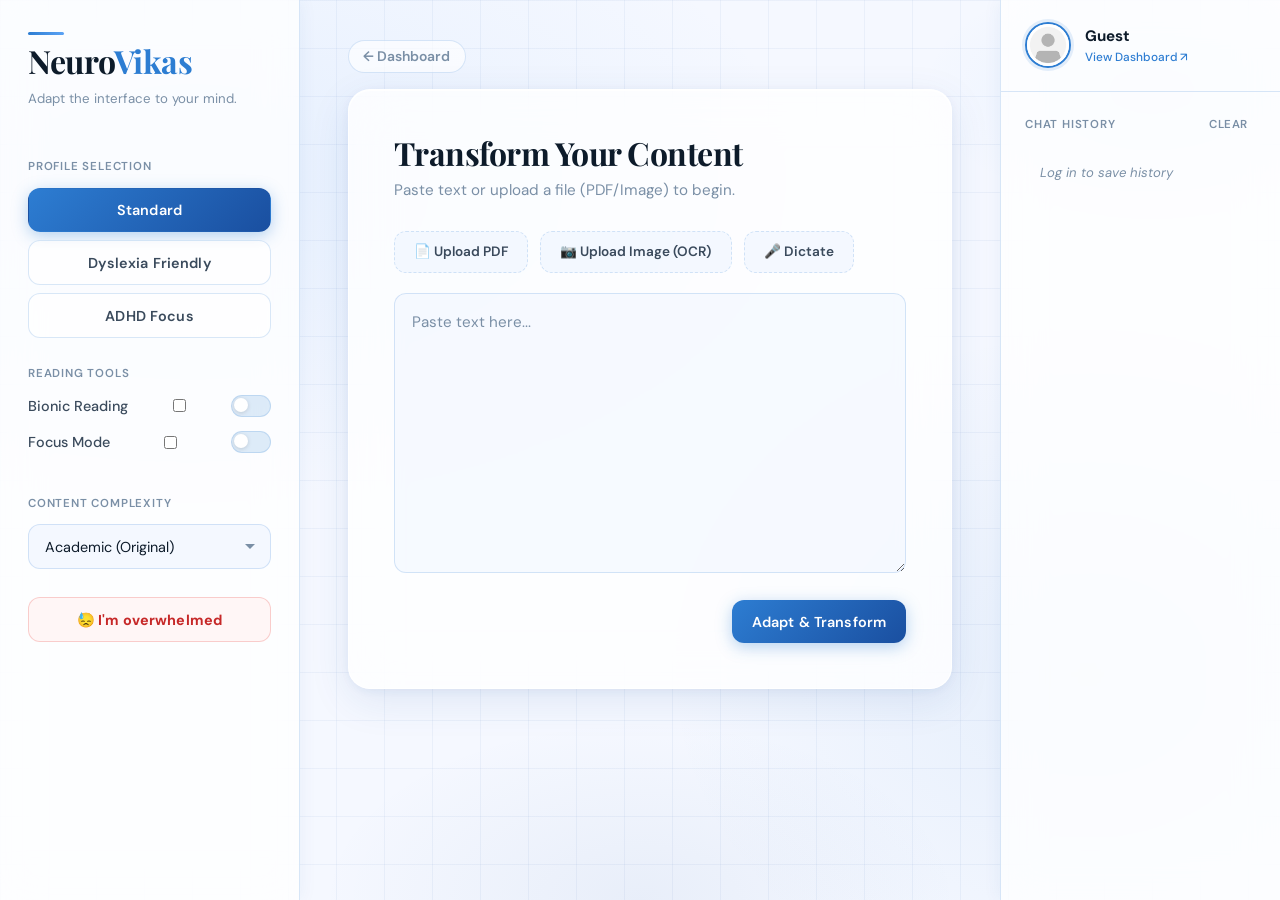
<file: frontend/index.html>
<!DOCTYPE html>
<html lang="en">
<head>
    <meta charset="UTF-8">
    <meta name="viewport" content="width=device-width, initial-scale=1.0">
    <title>NeuroVikas | Neuro-Adaptive Learning</title>
    <link rel="stylesheet" href="style.css">
    <link href="https://fonts.googleapis.com/css2?family=DM+Sans:wght@300;400;500;600;700&family=Playfair+Display:wght@700&display=swap" rel="stylesheet">
</head>
<body>

    <!-- Left Control Sidebar -->
    <nav class="control-panel">
        <div class="logo">Neuro<span class="logo-accent">Vikas</span></div>
        <p class="tagline">Adapt the interface to your mind.</p>

        <div class="control-group">
            <h3>Profile Selection</h3>
            <div class="btn-group">
                <button onclick="setMode('default')" class="btn btn-outline" id="btn-default">Standard</button>
                <button onclick="setMode('dyslexia')" class="btn btn-outline" id="btn-dyslexia">Dyslexia Friendly</button>
                <button onclick="setMode('adhd')" class="btn btn-outline" id="btn-adhd">ADHD Focus</button>
            </div>
        </div>

        <div class="control-group">
            <h3>Reading Tools</h3>
            <label class="toggle-label">
                <span>Bionic Reading</span>
                <input type="checkbox" id="toggle-bionic" onchange="toggleBionic(this.checked)">
                <span class="slider"></span>
            </label>
            <label class="toggle-label">
                <span>Focus Mode</span>
                <input type="checkbox" id="toggle-focus" onchange="toggleFocusMask(this.checked)">
                <span class="slider"></span>
            </label>
        </div>

        <div class="control-group">
            <h3>Content Complexity</h3>
            <select id="complexity-select" onchange="changeComplexity(this.value)">
                <option value="academic">Academic (Original)</option>
                <option value="simplified">Simplified (Easy Read)</option>
            </select>
        </div>

        <div class="control-group distress-section">
            <button class="btn btn-distress" onclick="triggerBreak()">
                😓 I'm overwhelmed
            </button>
        </div>
    </nav>

    <!-- Main Content Area -->
    <main class="content-area" id="content-area">

        <!-- Focus Mask Overlays -->
        <div class="focus-mask-top" id="focus-mask-top"></div>
        <div class="focus-mask-ruler" id="focus-mask-ruler"></div>
        <div class="focus-mask-bottom" id="focus-mask-bottom"></div>

        <!-- Top Action Bar -->
        <div class="top-bar">
            <a href="dashboard.html" class="btn-back">← Dashboard</a>
        </div>

        <!-- INPUT VIEW -->
        <section class="input-view" id="input-view">
            <div class="input-view-header">
                <h1>Transform Your Content</h1>
                <p>Paste text or upload a file (PDF/Image) to begin.</p>
            </div>

            <div class="upload-section">
                <label class="upload-btn" title="Max file size: 16MB">
                    📄 Upload PDF
                    <input type="file" id="pdf-input" accept=".pdf" hidden onchange="handleFileUpload(this)">
                </label>
                <label class="upload-btn" title="Max file size: 16MB">
                    📷 Upload Image (OCR)
                    <input type="file" id="img-input" accept="image/*" hidden onchange="handleFileUpload(this)">
                </label>
                <button class="upload-btn stt-btn" id="stt-btn" onclick="toggleSTT(event)" title="Dictate Text">
                    🎤 Dictate
                </button>
            </div>

            <textarea id="user-input" placeholder="Paste text here..."></textarea>

            <div class="input-actions">
                <button class="btn btn-primary" onclick="processText()">Adapt &amp; Transform</button>
            </div>
        </section>

        <!-- RESULT VIEW (Hidden initially) -->
        <article class="article-container hidden" id="article-container">
            <header>
                <h1 id="article-title">Processed Content</h1>
                <div class="meta-bar">
                    <span class="tag" id="meta-complexity">Analyzing...</span>
                    <span class="reading-time" id="meta-time">0 min read</span>
                </div>
            </header>

            <div class="action-bar">
                <button class="btn btn-icon" onclick="toggleSpeech()">🔊 Read Aloud</button>
                <button class="btn btn-icon" onclick="downloadText()">📥 Download TXT</button>
                <button class="btn btn-icon" onclick="downloadPDF()">📥 Download PDF</button>
            </div>

            <section class="content-block" id="content-academic"></section>
            <section class="content-block hidden" id="content-simplified"></section>

            <aside class="visual-summary" id="visual-summary">
                <div class="card">
                    <div class="icon">💡</div>
                    <div class="text">Key Concepts extracted dynamically</div>
                </div>
            </aside>
        </article>
    </main>

    <!-- Right Sidebar -->
    <aside class="right-sidebar">
        <div class="profile-widget">
            <a href="dashboard.html" class="profile-link">
                <img src="defprofile.jpeg" alt="Profile" class="profile-pic">
                <div class="profile-info">
                    <span class="profile-name" id="sidebar-username">Guest</span>
                    <span class="profile-view">View Dashboard ↗</span>
                </div>
            </a>
        </div>

        <div class="history-section">
            <div class="history-header">
                <h3>Chat History</h3>
                <button class="btn-clear-history" onclick="clearHistory()">Clear</button>
            </div>
            <ul id="history-list" class="history-list">
                <li class="history-empty">No history yet.</li>
            </ul>
        </div>
    </aside>

    <!-- Distress Modal -->
    <div class="modal-overlay hidden" id="distress-modal" onclick="closeBreak()">
        <div class="modal-content" onclick="event.stopPropagation()">
            <h2>Let's take a breath. 🌿</h2>
            <p>Focus on the circle — breathe in as it grows, out as it shrinks.</p>
            <div class="breathing-circle"></div>
            <button class="btn btn-primary" onclick="closeBreak()">I'm ready ✅</button>
        </div>
    </div>

    <!-- Exit ADHD Mode Button (Floating) -->
    <button class="adhd-exit-btn hidden" id="adhd-exit-btn" onclick="setMode('default')">❌ Exit ADHD Focus</button>

    <script src="script.js"></script>
</body>
</html>
</file>
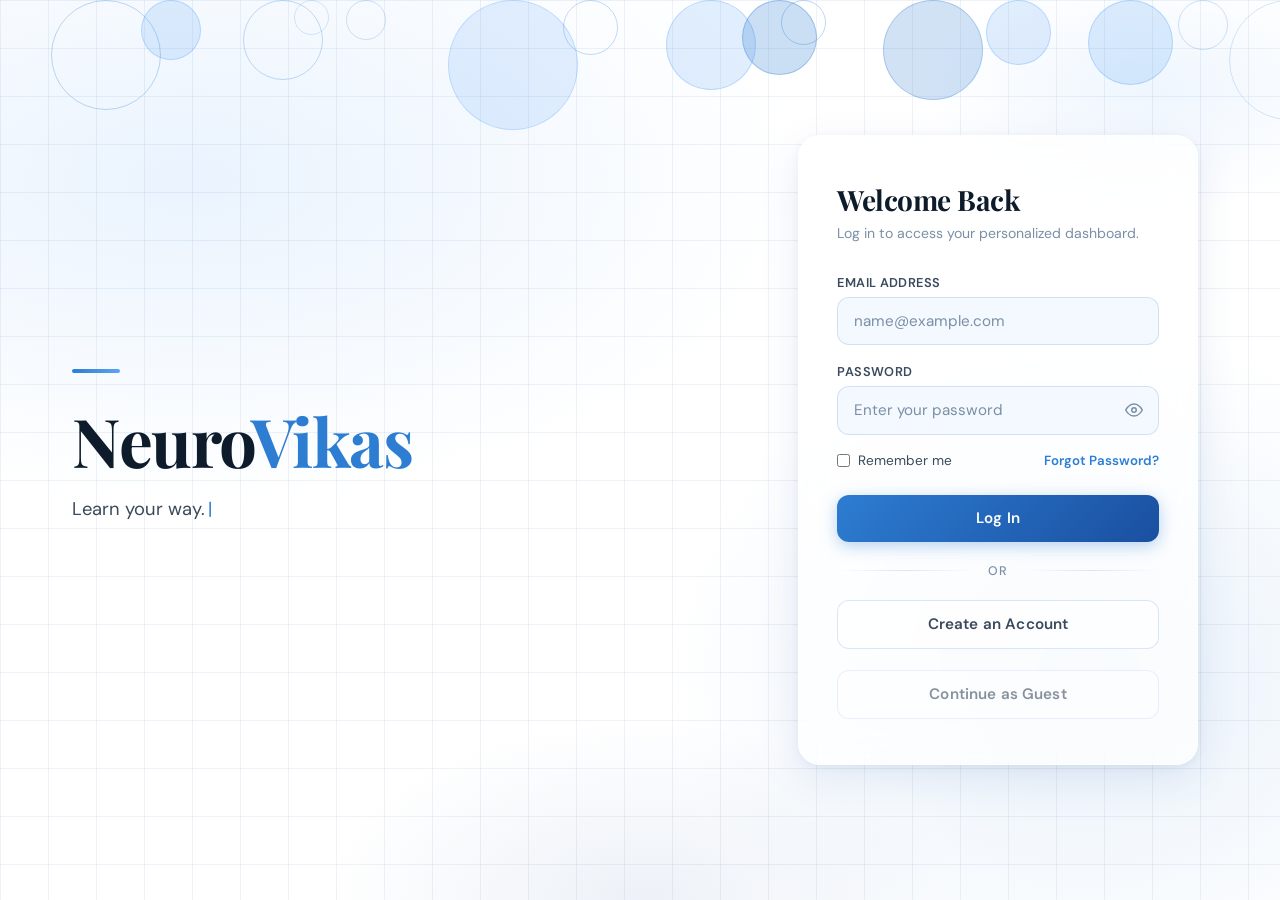
<file: frontend/dashboard.html>
<!DOCTYPE html>
<html lang="en">
<head>
    <meta charset="UTF-8">
    <meta name="viewport" content="width=device-width, initial-scale=1.0">
    <title>Dashboard | NeuroVikas</title>
    <link rel="stylesheet" href="dashboard.css">
    <link href="https://fonts.googleapis.com/css2?family=DM+Sans:wght@300;400;500;600;700&family=Playfair+Display:wght@700&display=swap" rel="stylesheet">
</head>
<body>

    <!-- Top Navigation -->
    <nav class="top-nav">
        <div class="logo">Neuro<span class="logo-accent">Vikas</span></div>
        <div class="nav-center">
            <a href="index.html" class="nav-link">← Back to Learn</a>
        </div>
        <div class="nav-right">
            <span id="nav-username" class="nav-user-label">User</span>
            <button class="btn-logout" onclick="logout()">Logout</button>
        </div>
    </nav>

    <!-- Main body layout: sidebar + content -->
    <div class="dash-layout">

        <!-- LEFT: Chat History Sidebar -->
        <aside class="dash-history-sidebar" id="dash-history-sidebar">
            <div class="history-header">
                <h3>Chat History</h3>
                <button class="btn-clear-history" id="dash-clear-btn" onclick="dashClearHistory()">Clear</button>
            </div>
            <ul id="dash-history-list" class="dash-history-list">
                <li class="history-empty">Loading...</li>
            </ul>
        </aside>

        <!-- RIGHT: Main Dashboard Content -->
        <main class="dashboard-container">
            <header class="welcome-header">
                <h1>Welcome back, <span id="dash-user">Learner</span>! 👋</h1>
                <p id="dash-email-display" class="subtitle">Loading...</p>
            </header>

            <div class="stats-grid">
                <div class="stat-card streak-card">
                    <div class="card-icon">🔥</div>
                    <div class="card-info">
                        <h2 id="dash-streak">0</h2>
                        <p>Day Streak</p>
                    </div>
                    <div class="card-footer">Keep it going!</div>
                </div>

                <div class="stat-card time-card">
                    <div class="card-icon">⏱️</div>
                    <div class="card-info">
                        <h2 id="dash-time">0</h2>
                        <p>Minutes Learned</p>
                    </div>
                    <div class="card-footer">Great progress!</div>
                </div>

                <div class="stat-card sessions-card">
                    <div class="card-icon">📚</div>
                    <div class="card-info">
                        <h2 id="dash-sessions">0</h2>
                        <p>Sessions Done</p>
                    </div>
                    <div class="card-footer">Keep learning!</div>
                </div>

                <div class="stat-card history-card">
                    <div class="card-icon">🗂️</div>
                    <div class="card-info">
                        <h2 id="dash-history-count">0</h2>
                        <p>Saved Items</p>
                    </div>
                    <div class="card-footer">In your history</div>
                </div>
            </div>

            <div class="actions-section">
                <a href="index.html" class="btn-primary-large">
                    🚀 Start Learning Session
                </a>
            </div>

            <!-- INLINE PROGRESS CHART -->
            <div class="inline-chart-section">
                <div class="chart-section-header">
                    <h2 class="chart-title">Your Progress</h2>
                    <p class="chart-subtitle">Visual overview of your learning journey</p>
                </div>
                <div class="inline-chart-wrap">
                    <canvas id="progress-chart" width="540" height="280"></canvas>
                </div>
                <div class="chart-legend">
                    <span class="legend-dot" style="background:#5ba3f5;"></span> Day Streak
                    <span class="legend-dot" style="background:#a18cd1; margin-left:1.5rem;"></span> Minutes Learned
                    <span class="legend-dot" style="background:#84fab0; margin-left:1.5rem;"></span> Sessions Done
                </div>
            </div>
        </main>



    </div>

    <script>
        const user  = localStorage.getItem('currentUser');
        const email = localStorage.getItem('userEmail');

        if (!user || user === 'Guest') {
            window.location.href = 'login.html';
        } else {
            const streak   = parseInt(localStorage.getItem('userStreak') || '0');
            const timeSec  = parseInt(localStorage.getItem('userTime') || '0');
            const minutes  = Math.round(timeSec / 60);

            const historyKey = email ? 'chatHistory_' + email : 'chatHistory';
            const history  = JSON.parse(localStorage.getItem(historyKey) || '[]');
            
            const sessionKey = 'userSessions_' + (email || 'unknown');
            let sessions = parseInt(localStorage.getItem(sessionKey));
            if (isNaN(sessions)) {
                sessions = history.length;
                localStorage.setItem(sessionKey, sessions);
            }

            document.getElementById('dash-user').innerText     = user;
            document.getElementById('nav-username').innerText  = user;
            document.getElementById('dash-email-display').innerText = email || 'No email on file';

            document.getElementById('dash-streak').innerText        = streak;
            document.getElementById('dash-time').innerText          = minutes;
            document.getElementById('dash-sessions').innerText      = sessions;
            document.getElementById('dash-history-count').innerText = history.length;

            loadDashHistory();
            requestAnimationFrame(drawAnimatedChart);
        }

        function loadDashHistory() {
            const list    = document.getElementById('dash-history-list');
            const email   = localStorage.getItem('userEmail');
            const historyKey = email ? 'chatHistory_' + email : 'chatHistory';
            const history = JSON.parse(localStorage.getItem(historyKey) || '[]');

            if (history.length === 0) {
                list.innerHTML = '<li class="history-empty">No history yet. Start a session!</li>';
                return;
            }

            list.innerHTML = history.map((item, index) => {
                const text        = typeof item === 'string' ? item : item.text;
                const displayText = text.substring(0, 35) + (text.length > 35 ? '…' : '');
                const dateStr     = item.date ? new Date(item.date).toLocaleDateString() : '';
                return `<li onclick="loadHistoryItem(${index})" title="${text.substring(0, 100)}" style="display:flex; justify-content:space-between; align-items:center;">
                    <span style="flex:1; overflow:hidden; text-overflow:ellipsis; white-space:nowrap;">
                        <span class="hist-icon">📄</span>
                        <span class="hist-text">${displayText}</span>
                        ${dateStr ? `<span class="hist-date">${dateStr}</span>` : ''}
                    </span>
                    <span onclick="deleteDashHistoryItem(${index}); event.stopPropagation();" title="Delete chat" style="cursor:pointer; font-size:1.1rem; padding-left:10px; opacity:0.6;">🗑️</span>
                </li>`;
            }).join('');
        }

        function deleteDashHistoryItem(index) {
            if (confirm("Delete this specific chat?")) {
                const email = localStorage.getItem('userEmail');
                const historyKey = email ? 'chatHistory_' + email : 'chatHistory';
                let history = JSON.parse(localStorage.getItem(historyKey)) || [];
                history.splice(index, 1);
                localStorage.setItem(historyKey, JSON.stringify(history));
                
                document.getElementById('dash-history-count').innerText = history.length;
                loadDashHistory();
            }
        }

        function loadHistoryItem(index) {
            const email = localStorage.getItem('userEmail');
            const historyKey = email ? 'chatHistory_' + email : 'chatHistory';
            const history = JSON.parse(localStorage.getItem(historyKey) || '[]');
            const item    = history[index];
            if (!item) return;
            const result  = typeof item === 'string' ? null : item.result;
            if (result) {
                sessionStorage.setItem('currentResult', JSON.stringify(result));
                window.location.href = 'result.html';
            } else {
                const text = typeof item === 'string' ? item : item.text;
                sessionStorage.setItem('loadedHistoryText', text);
                window.location.href = 'index.html';
            }
        }

        function dashClearHistory() {
            if (confirm('Are you sure you want to clear your chat history?')) {
                const email = localStorage.getItem('userEmail');
                const historyKey = email ? 'chatHistory_' + email : 'chatHistory';
                localStorage.removeItem(historyKey);
                document.getElementById('dash-history-count').innerText = '0';
                loadDashHistory();
            }
        }

        function drawAnimatedChart() {
            const canvas  = document.getElementById('progress-chart');
            const ctx     = canvas.getContext('2d');
            const streak  = parseInt(localStorage.getItem('userStreak') || '0');
            const minutes = Math.round(parseInt(localStorage.getItem('userTime') || '0') / 60);
            const history = JSON.parse(localStorage.getItem('chatHistory') || '[]');
            const sessions = parseInt(localStorage.getItem('userSessions') || history.length || '0');

            const W = canvas.width;
            const H = canvas.height;
            const padding = { top: 30, bottom: 50, left: 40, right: 20 };
            const chartH  = H - padding.top - padding.bottom;
            const chartW  = W - padding.left - padding.right;

            const bars = [
                { label: 'Streak (days)', value: streak,   color: '#5ba3f5', maxRef: Math.max(streak, 7) },
                { label: 'Minutes',       value: minutes,  color: '#a18cd1', maxRef: Math.max(minutes, 10) },
                { label: 'Sessions',      value: sessions, color: '#84fab0', maxRef: Math.max(sessions, 5) },
            ];

            const globalMax = Math.max(...bars.map(b => b.value), 1);
            const barW   = Math.floor(chartW / (bars.length * 2 + 1));
            const gap    = barW;
            let progress = 0;
            const DURATION = 900;
            let startTs  = null;

            function easeOut(t) { return 1 - Math.pow(1 - t, 3); }

            function frame(ts) {
                if (!startTs) startTs = ts;
                progress = Math.min((ts - startTs) / DURATION, 1);
                const eased = easeOut(progress);

                ctx.clearRect(0, 0, W, H);

                ctx.strokeStyle = 'rgba(45,125,210,0.08)';
                ctx.lineWidth   = 1;
                for (let i = 0; i <= 4; i++) {
                    const y = padding.top + (chartH / 4) * i;
                    ctx.beginPath();
                    ctx.moveTo(padding.left, y);
                    ctx.lineTo(W - padding.right, y);
                    ctx.stroke();

                    const val = Math.round(globalMax * (1 - i / 4));
                    ctx.fillStyle  = '#7a8fa6';
                    ctx.font       = '11px DM Sans, sans-serif';
                    ctx.textAlign  = 'right';
                    ctx.fillText(val, padding.left - 6, y + 4);
                }

                bars.forEach((bar, i) => {
                    const x         = padding.left + gap + i * (barW + gap);
                    const fullH     = bar.value > 0 ? (bar.value / globalMax) * chartH : 0;
                    const animH     = fullH * eased;
                    const y         = padding.top + chartH - animH;

                    const grad = ctx.createLinearGradient(0, y, 0, padding.top + chartH);
                    grad.addColorStop(0, bar.color);
                    grad.addColorStop(1, bar.color + '55');

                    const r = Math.min(8, animH / 2);
                    ctx.beginPath();
                    ctx.moveTo(x + r, y);
                    ctx.lineTo(x + barW - r, y);
                    ctx.quadraticCurveTo(x + barW, y, x + barW, y + r);
                    ctx.lineTo(x + barW, padding.top + chartH);
                    ctx.lineTo(x, padding.top + chartH);
                    ctx.lineTo(x, y + r);
                    ctx.quadraticCurveTo(x, y, x + r, y);
                    ctx.closePath();
                    ctx.fillStyle = grad;
                    ctx.fill();

                    if (progress > 0.5) {
                        ctx.fillStyle  = '#3a4a5c';
                        ctx.font       = '600 13px DM Sans, sans-serif';
                        ctx.textAlign  = 'center';
                        const opacity  = Math.min(1, (progress - 0.5) * 2);
                        ctx.globalAlpha = opacity;
                        ctx.fillText(bar.value, x + barW / 2, y - 8);
                        ctx.globalAlpha = 1;
                    }

                    ctx.fillStyle  = '#7a8fa6';
                    ctx.font       = '11px DM Sans, sans-serif';
                    ctx.textAlign  = 'center';
                    ctx.fillText(bar.label, x + barW / 2, H - 6);
                });

                if (progress < 1) requestAnimationFrame(frame);
            }

            requestAnimationFrame(frame);
        }

        function logout() {
            localStorage.removeItem('currentUser');
            localStorage.removeItem('userEmail');
            localStorage.removeItem('userStreak');
            localStorage.removeItem('userTime');
            localStorage.removeItem('userSessions');
            localStorage.removeItem('authToken');
            localStorage.removeItem('guestUsageCount');
            window.location.href = 'login.html';
        }


    </script>
</body>
</html>
</file>
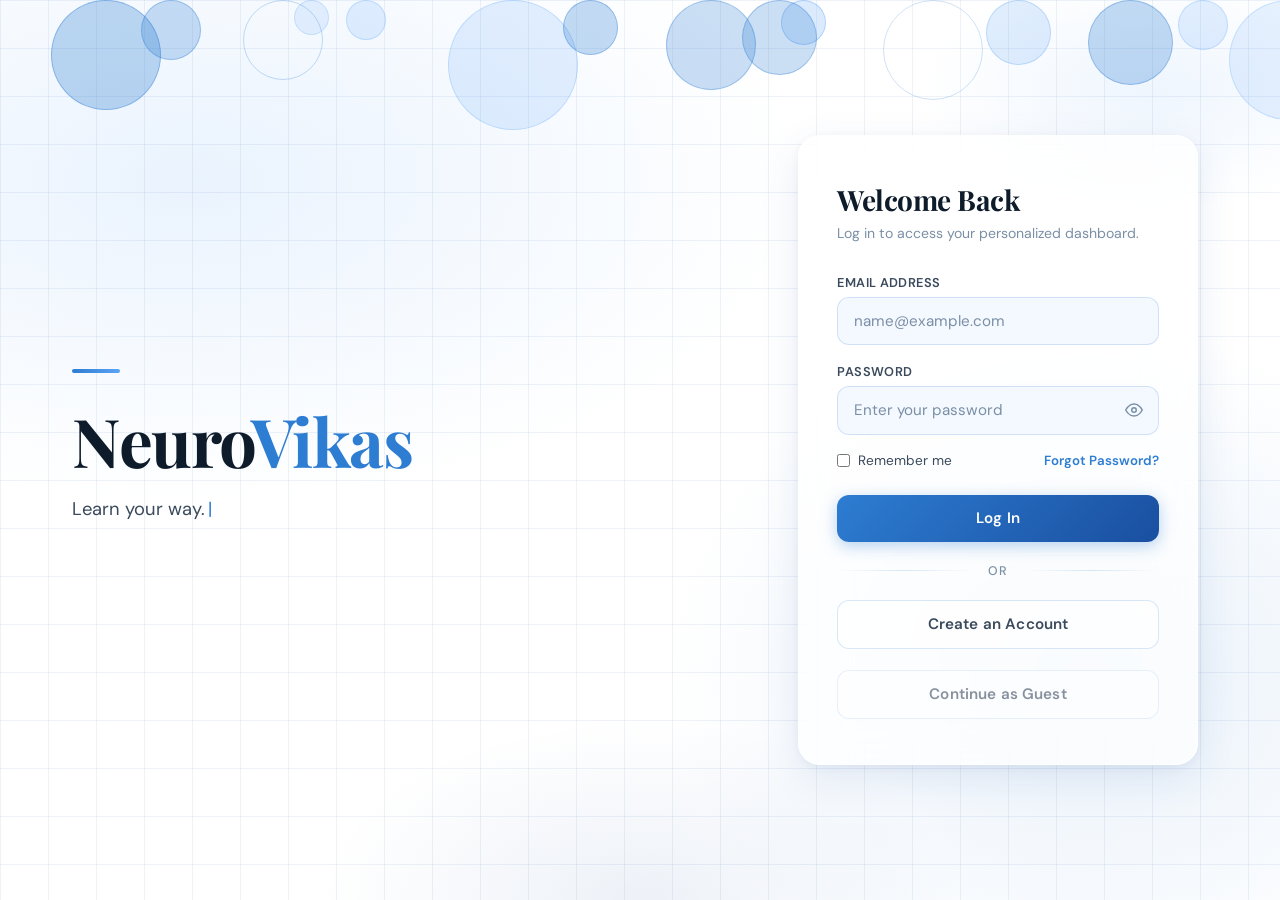
<file: frontend/login.html>
<!DOCTYPE html>
<html lang="en">
<head>
    <meta charset="UTF-8">
    <meta name="viewport" content="width=device-width, initial-scale=1.0">
    <title>Login | NeuroVikas</title>
    <link rel="stylesheet" href="login.css">
</head>
<body>

    <div class="login-container" id="main-container">

        <div class="brand-panel">
            <div class="brand-content">
                <h1>Neuro<span>Vikas</span></h1>
                <p id="typing-text"></p>
            </div>
        </div>

        <div class="form-panel">
            <div class="form-wrapper">

                <div class="mobile-logo">NeuroVikas</div>

                <h2>Welcome Back</h2>
                <p class="subtitle">Log in to access your personalized dashboard.</p>

                <form id="login-form">

                    <div class="input-group">
                        <label for="email">Email Address</label>
                        <input type="email" id="email" placeholder="name@example.com" required>
                    </div>

                    <div class="input-group">
                        <label for="password">Password</label>
                        <div class="password-wrapper">
                            <input type="password" id="password" placeholder="Enter your password" required autocomplete="current-password">
                            <button type="button" class="pwd-toggle" onclick="togglePwd('password', this)" tabindex="-1" aria-label="Show password">
                                <svg class="eye-icon" xmlns="http://www.w3.org/2000/svg" viewBox="0 0 24 24" fill="none" stroke="currentColor" stroke-width="2" stroke-linecap="round" stroke-linejoin="round">
                                    <path d="M1 12s4-8 11-8 11 8 11 8-4 8-11 8-11-8-11-8z"/><circle cx="12" cy="12" r="3"/>
                                </svg>
                                <svg class="eye-off-icon" xmlns="http://www.w3.org/2000/svg" viewBox="0 0 24 24" fill="none" stroke="currentColor" stroke-width="2" stroke-linecap="round" stroke-linejoin="round" style="display:none">
                                    <path d="M17.94 17.94A10.07 10.07 0 0 1 12 20c-7 0-11-8-11-8a18.45 18.45 0 0 1 5.06-5.94"/>
                                    <path d="M9.9 4.24A9.12 9.12 0 0 1 12 4c7 0 11 8 11 8a18.5 18.5 0 0 1-2.16 3.19"/>
                                    <line x1="1" y1="1" x2="23" y2="23"/>
                                </svg>
                            </button>
                        </div>
                    </div>

                    <div class="options-row">
                        <label class="checkbox-label">
                            <input type="checkbox" id="remember">
                            <span>Remember me</span>
                        </label>
                        <a href="#" class="forgot-link">Forgot Password?</a>
                    </div>

                    <button type="submit" class="btn btn-primary btn-full">Log In</button>

                    <div class="divider"><span>or</span></div>

                    <a href="signup.html" class="btn btn-outline btn-full">Create an Account</a>
                    <br>
                    <a href="index.html" class="btn btn-outline btn-full" style="opacity:0.6;">Continue as Guest</a>

                </form>
            </div>
        </div>

    </div>

<script>
/* ── API URL ── */
const getApiUrl = () => {
    if (window.location.hostname === '127.0.0.1' || window.location.hostname === 'localhost') {
        return "http://127.0.0.1:5000";
    }
    if (window.location.hostname.includes('app.github.dev')) {
        let host = window.location.hostname;
        return `https://${host.replace(/-\d+/, '-5000')}`;
    }
    return window.location.origin;
};
const API_URL = getApiUrl();

/* ── Login submit ── */
const loginForm = document.getElementById('login-form');
loginForm.addEventListener('submit', async (e) => {
    e.preventDefault();
    const login_id = document.getElementById('email').value;
    const password = document.getElementById('password').value;
    try {
        const response = await fetch(`${API_URL}/api/login`, {
            method: 'POST',
            headers: { 'Content-Type': 'application/json' },
            body: JSON.stringify({ username: login_id, password: password })
        });
        const data = await response.json();
        if (data.success) {
            localStorage.setItem('currentUser', data.user);
            localStorage.setItem('userEmail', data.email);
            localStorage.setItem('userStreak', data.streak);
            localStorage.setItem('userTime', data.total_time);
            localStorage.setItem('authToken', data.token);
            if (data.chat_history) {
                localStorage.setItem('chatHistory_' + data.email, data.chat_history);
            }
            window.location.href = "dashboard.html";
        } else {
            alert(data.message);
        }
    } catch (error) {
        console.error("Error:", error);
        alert("Server connection error.");
    }
});

/* ── Password toggle ── */
function togglePwd(inputId, btn) {
    const input      = document.getElementById(inputId);
    const eyeIcon    = btn.querySelector('.eye-icon');
    const eyeOffIcon = btn.querySelector('.eye-off-icon');
    const showing    = input.type === 'password';
    input.type = showing ? 'text' : 'password';
    eyeIcon.style.display    = showing ? 'none'  : '';
    eyeOffIcon.style.display = showing ? ''      : 'none';
    btn.setAttribute('aria-label', showing ? 'Hide password' : 'Show password');
}

/* ── Typing effect ── */
const phrases = [
    'Learn your way.',
    'Adaptive tools for neurodivergent learners.',
    'Smarter, calmer, better learning.'
];
let pi = 0, ci = 0, deleting = false;
const typEl = document.getElementById('typing-text');

function type() {
    const word = phrases[pi];
    if (!deleting) {
        typEl.textContent = word.slice(0, ++ci);
        if (ci === word.length) { deleting = true; setTimeout(type, 1800); return; }
    } else {
        typEl.textContent = word.slice(0, --ci);
        if (ci === 0) { deleting = false; pi = (pi + 1) % phrases.length; }
    }
    setTimeout(type, deleting ? 42 : 70);
}
window.onload = type;

/* ── Blue bubbles across full page ── */
const bubbles = [
    [110, 4,   0,  22, 0.55],
    [60,  11,  3,  16, 0.45],
    [80,  19,  7,  20, 0.50],
    [40,  27,  1,  13, 0.40],
    [130, 35,  9,  25, 0.40],
    [55,  44,  5,  17, 0.50],
    [90,  52,  2,  21, 0.45],
    [45,  61,  11, 14, 0.55],
    [100, 69,  4,  23, 0.40],
    [65,  77,  8,  18, 0.45],
    [85,  85,  6,  20, 0.50],
    [50,  92,  13, 15, 0.40],
    [35,  23,  15, 12, 0.35],
    [75,  58,  10, 19, 0.45],
    [120, 96,  2,  24, 0.35],
];

const container = document.getElementById('main-container');
bubbles.forEach(([size, left, delay, dur, opa]) => {
    const el = document.createElement('div');
    el.className = 'bubble';

    const style = Math.random();
    let bg, border;
    if (style < 0.33) {
        bg     = `rgba(45,125,210,${(opa * 0.55).toFixed(2)})`;
        border = `1.5px solid rgba(45,125,210,${(opa * 0.7).toFixed(2)})`;
    } else if (style < 0.66) {
        bg     = `rgba(91,163,245,${(opa * 0.40).toFixed(2)})`;
        border = `1.5px solid rgba(91,163,245,${(opa * 0.65).toFixed(2)})`;
    } else {
        bg     = `transparent`;
        border = `1.5px solid rgba(45,125,210,${(opa * 0.55).toFixed(2)})`;
    }

    el.style.cssText = [
        `width:${size}px`,
        `height:${size}px`,
        `left:${left}%`,
        `animation-duration:${dur}s`,
        `animation-delay:-${delay}s`,
        `background:${bg}`,
        `border:${border}`,
    ].join(';');

    container.appendChild(el);
});
</script>

</body>
</html>
</file>
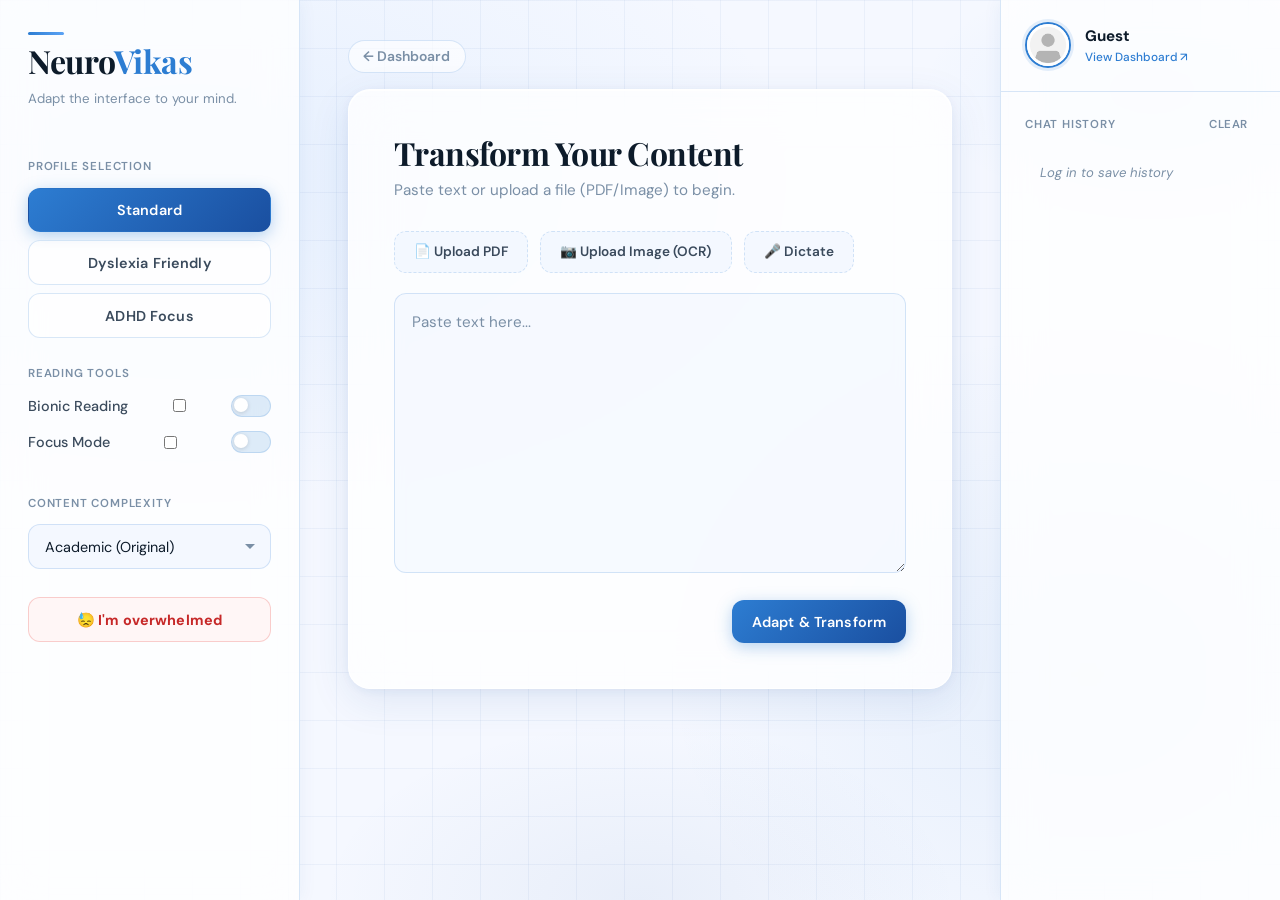
<file: frontend/result.html>
<!DOCTYPE html>
<html lang="en">
<head>
    <meta charset="UTF-8">
    <meta name="viewport" content="width=device-width, initial-scale=1.0">
    <title>Result | NeuroVikas</title>
    <!-- Reuse existing styles -->
    <link rel="stylesheet" href="style.css">
    <link rel="stylesheet" href="result.css"> 
    <link href="https://fonts.googleapis.com/css2?family=Inter:wght@400;600;700&family=Lexend:wght@400;500&family=Playfair+Display:wght@700&family=Space+Grotesk:wght@400;500;600;700&display=swap" rel="stylesheet">
</head>
<body>

    <!-- Control Sidebar (Same as before) -->
    <nav class="control-panel">
        <div class="logo">Neuro<span class="logo-accent">Vikas</span></div>
        <p class="tagline">Reading Mode</p>

        <div class="control-group">
            <h3>Profile Selection</h3>
            <div class="btn-group">
                <button onclick="setMode('default')" class="btn btn-outline" id="btn-default">Standard</button>
                <button onclick="setMode('dyslexia')" class="btn btn-outline" id="btn-dyslexia">Dyslexia Friendly</button>
                <button onclick="setMode('adhd')" class="btn btn-outline" id="btn-adhd">ADHD Focus</button>
            </div>
        </div>

        <div class="control-group">
            <h3>Reading Tools</h3>
            <label class="toggle-label">
                <span>Bionic Reading</span>
                <input type="checkbox" id="toggle-bionic" onchange="toggleBionic(this.checked)">
                <span class="slider"></span>
            </label>
            <label class="toggle-label">
                <span>Focus Mask</span>
                <input type="checkbox" id="toggle-focus" onchange="toggleFocusMask(this.checked)">
                <span class="slider"></span>
            </label>
        </div>

        <div class="control-group">
            <h3>Content View</h3>
            <select id="complexity-select" onchange="changeComplexity(this.value)">
                <option value="academic">Academic (Original)</option>
                <option value="simplified">Simplified (Easy Read)</option>
            </select>
        </div>

        <div class="control-group distress-section">
            <button class="btn btn-distress" onclick="triggerBreak()">
                😓 I'm overwhelmed
            </button>
        </div>
    </nav>

    <!-- Main Content Area -->
    <main class="content-area" id="content-area">
        
        <!-- Focus Mask Overlays (Top, Bottom dark slabs, and bright ruler) -->
        <div class="focus-mask-top" id="focus-mask-top"></div>
        <div class="focus-mask-ruler" id="focus-mask-ruler"></div>
        <div class="focus-mask-bottom" id="focus-mask-bottom"></div>

        <!-- Top Action Bar -->
        <div class="top-bar">
            <a href="index.html" class="btn-back">← New Text</a>
            <a href="dashboard.html" class="btn-back" style="margin-left: 1rem;">← Dashboard</a>
        </div>

        <!-- Article Container -->
        <article class="article-container" id="article-container">
            <header>
                <h1 id="article-title">Processed Content</h1>
                <div class="meta-bar">
                    <span class="tag" id="meta-complexity">Analyzing...</span>
                    <span class="reading-time" id="meta-time">0 min read</span>
                </div>
            </header>

            <!-- Tools Bar -->
            <div class="action-bar">
                <button id="tts-btn" class="btn btn-icon" onclick="toggleSpeech()">🔊 Read Aloud</button>
                <button class="btn btn-icon" onclick="downloadText()">📥 Download TXT</button>
                <button class="btn btn-icon" onclick="downloadPDF(event)">📥 Download PDF</button>
            </div>

            <!-- Dynamic Content -->
            <section class="content-block" id="content-academic"></section>
            <section class="content-block hidden" id="content-simplified"></section>

            <!-- Visual Summary -->
            <aside class="visual-summary" id="visual-summary">
                <div class="card">
                    <div class="icon">💡</div>
                    <div class="text">Key Concepts</div>
                </div>
            </aside>
        </article>
    </main>

    <!-- Right Sidebar (Profile & History) -->
    <aside class="right-sidebar">
        <!-- Profile Widget -->
        <div class="profile-widget">
            <a href="dashboard.html" class="profile-link">
                <img src="defprofile.jpeg" alt="Profile" class="profile-pic">
                <div class="profile-info">
                    <span class="profile-name" id="sidebar-username">Guest</span>
                    <span class="profile-view">View Dashboard ↗</span>
                </div>
            </a>
        </div>

        <!-- History Section -->
        <div class="history-section">
            <div class="history-header">
                <h3>Chat History</h3>
                <button class="btn-clear-history" onclick="clearHistory()">Clear</button>
            </div>
            <ul id="history-list" class="history-list">
                <li class="history-empty">No history yet.</li>
            </ul>
        </div>
    </aside>

    <!-- Distress / Break Modal -->
    <div class="modal-overlay hidden" id="distress-modal" onclick="closeBreak()">
        <div class="modal-content" onclick="event.stopPropagation()">
            <h2>Let's take a breath. 🌿</h2>
            <p>Focus on the circle — breathe in as it grows, out as it shrinks.</p>
            <div class="breathing-circle"></div>
            <button class="btn btn-primary" onclick="closeBreak()">I'm ready ✅</button>
        </div>
    </div>

    <!-- Exit ADHD Mode Button (Floating) -->
    <button class="adhd-exit-btn hidden" id="adhd-exit-btn" onclick="setMode('default')">❌ Exit ADHD Focus</button>

    <script src="result.js"></script>
</body>
</html>
</file>
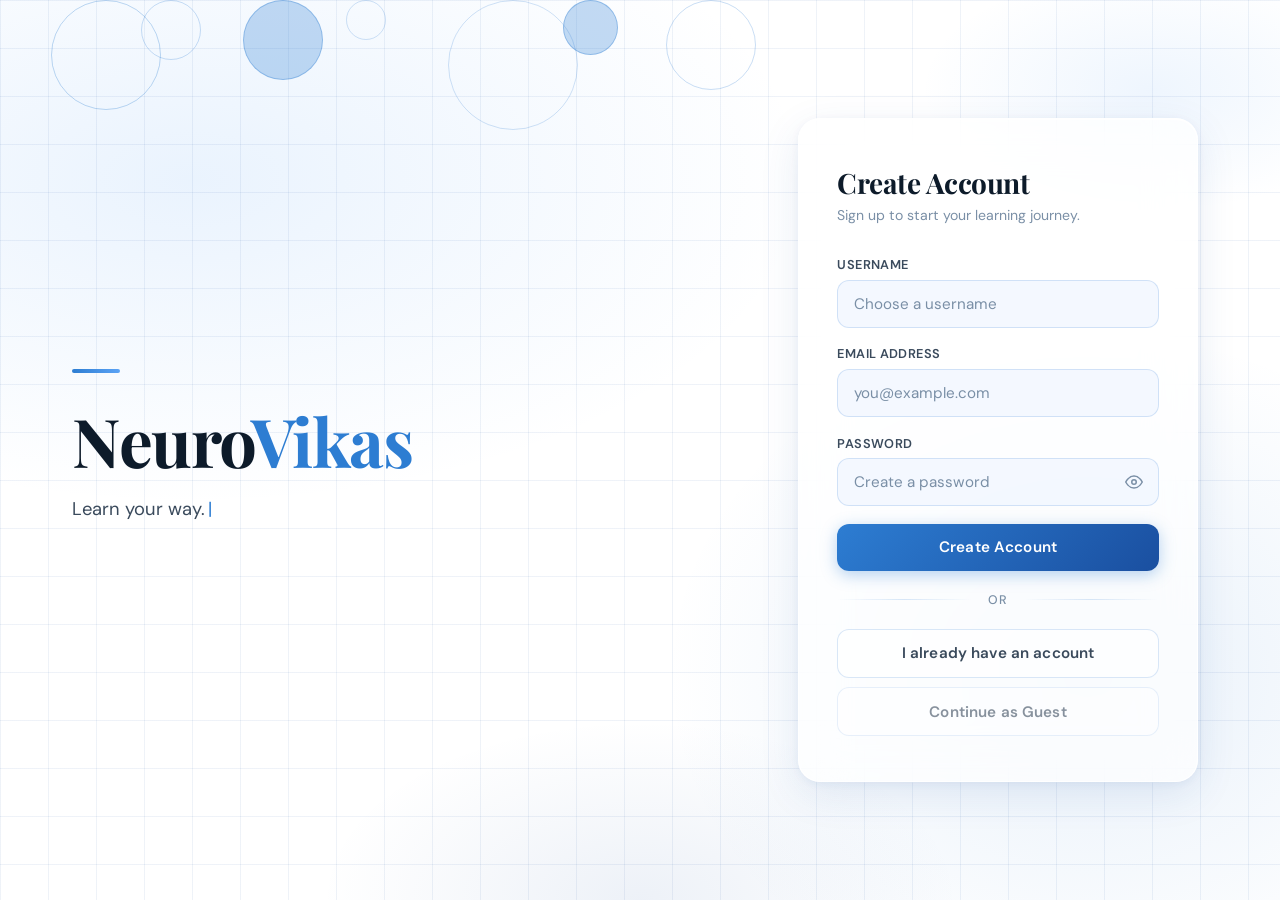
<file: frontend/signup.html>
<!DOCTYPE html>
<html lang="en">
<head>
<meta charset="UTF-8">
<meta name="viewport" content="width=device-width, initial-scale=1.0">
<title>Sign Up | NeuroVikas</title>
<link rel="stylesheet" href="login.css">
</head>

<body>

<div class="login-container" id="main-container">

  <!-- LEFT: Brand Panel -->
  <div class="brand-panel">
    <div class="brand-content">
      <h1>Neuro<span>Vikas</span></h1>
      <p id="typing-text"></p>
    </div>


  </div>



  <!-- RIGHT: Form Panel -->
  <div class="form-panel">
    <div class="form-wrapper">

      <div class="mobile-logo">NeuroVikas</div>

      <h2>Create Account</h2>
      <p class="subtitle">Sign up to start your learning journey.</p>

      <form id="signup-form">

        <div class="input-group">
          <label>Username</label>
          <input type="text" id="su-username" placeholder="Choose a username" required>
        </div>

        <div class="input-group">
          <label>Email Address</label>
          <input type="email" id="su-email" placeholder="you@example.com" required>
        </div>

        <div class="input-group">
          <label>Password</label>
          <div class="password-wrapper">
            <input type="password" id="su-password" placeholder="Create a password" required autocomplete="new-password">
            <button type="button" class="pwd-toggle" onclick="togglePwd('su-password', this)" tabindex="-1" aria-label="Show password">
                <svg class="eye-icon" xmlns="http://www.w3.org/2000/svg" viewBox="0 0 24 24" fill="none" stroke="currentColor" stroke-width="2" stroke-linecap="round" stroke-linejoin="round">
                    <path d="M1 12s4-8 11-8 11 8 11 8-4 8-11 8-11-8-11-8z"/><circle cx="12" cy="12" r="3"/>
                </svg>
                <svg class="eye-off-icon" xmlns="http://www.w3.org/2000/svg" viewBox="0 0 24 24" fill="none" stroke="currentColor" stroke-width="2" stroke-linecap="round" stroke-linejoin="round" style="display:none">
                    <path d="M17.94 17.94A10.07 10.07 0 0 1 12 20c-7 0-11-8-11-8a18.45 18.45 0 0 1 5.06-5.94"/>
                    <path d="M9.9 4.24A9.12 9.12 0 0 1 12 4c7 0 11 8 11 8a18.5 18.5 0 0 1-2.16 3.19"/>
                    <line x1="1" y1="1" x2="23" y2="23"/>
                </svg>
            </button>
          </div>
        </div>

        <button type="submit" class="btn btn-primary btn-full" style="margin-top:0.5rem;">
          Create Account
        </button>

      </form>

      <div class="divider"><span>or</span></div>

      <a href="login.html" class="btn btn-outline btn-full">I already have an account</a>
      <a href="index.html" class="btn btn-outline btn-full" style="opacity:0.6; margin-top:0.6rem;">Continue as Guest</a>


    </div>
  </div>

</div>

<script>
/* ── API URL ── */
const getApiUrl = () => {
  const h = window.location.hostname;
  if (h === '127.0.0.1' || h === 'localhost') return 'http://127.0.0.1:5000';
  if (h.includes('app.github.dev')) return `https://${h.replace(/-\d+/, '-5000')}`;
  return window.location.origin;
};
const API_URL = getApiUrl();

/* ── Signup submit ── */
document.getElementById('signup-form').addEventListener('submit', async (e) => {
  e.preventDefault();
  const username = document.getElementById('su-username').value;
  const email    = document.getElementById('su-email').value;
  const password = document.getElementById('su-password').value;
  try {
    const res  = await fetch(`${API_URL}/api/signup`, {
      method: 'POST',
      headers: { 'Content-Type': 'application/json' },
      body: JSON.stringify({ username, email, password })
    });
    const data = await res.json();
    if (data.success) {
      alert(data.message + ' Please login now.');
      window.location.href = 'login.html';
    } else {
      alert(data.message);
    }
  } catch (err) {
    alert('Could not connect to server.');
  }
});

/* ── Password toggle ── */
function togglePwd(inputId, btn) {
    const input      = document.getElementById(inputId);
    const eyeIcon    = btn.querySelector('.eye-icon');
    const eyeOffIcon = btn.querySelector('.eye-off-icon');
    const showing    = input.type === 'password';
    input.type = showing ? 'text' : 'password';
    eyeIcon.style.display    = showing ? 'none' : '';
    eyeOffIcon.style.display = showing ? ''     : 'none';
    btn.setAttribute('aria-label', showing ? 'Hide password' : 'Show password');
}

/* ── Typing effect ── */
const phrases = [
 'Learn your way.',
 'Adaptive tools for neurodivergent learners.',
 'Smarter, calmer, better learning.'
];
let pi = 0, ci = 0, deleting = false;
const typEl = document.getElementById('typing-text');

function type() {
  const word = phrases[pi];
  if (!deleting) {
    typEl.textContent = word.slice(0, ++ci);
    if (ci === word.length) { deleting = true; setTimeout(type, 1800); return; }
  } else {
    typEl.textContent = word.slice(0, --ci);
    if (ci === 0) { deleting = false; pi = (pi + 1) % phrases.length; }
  }
  setTimeout(type, deleting ? 42 : 70);
}
window.onload = type;

/* ── Blue bubbles across full page ── */
const bubbles = [
  /* size, left%, neg-delay, duration, opacity-max, blur */
  [110, 4,   0,  22, 0.55, 0],
  [60,  11,  3,  16, 0.45, 0],
  [80,  19,  7,  20, 0.50, 0],
  [40,  27,  1,  13, 0.40, 0],
  [130, 35,  9,  25, 0.40, 0],
  [55,  44,  5,  17, 0.50, 0],
  [90,  52,  2,  21, 0.45, 0],
];

const container = document.getElementById('main-container');
bubbles.forEach(([size, left, delay, dur, opa]) => {
  const el = document.createElement('div');
  el.className = 'bubble';

  /* alternating fill styles for depth */
  const style = Math.random();
  let bg, border;
  if (style < 0.33) {
    bg = `rgba(45,125,210,${(opa * 0.55).toFixed(2)})`;
    border = `1.5px solid rgba(45,125,210,${(opa * 0.7).toFixed(2)})`;
  } else if (style < 0.66) {
    bg = `rgba(91,163,245,${(opa * 0.40).toFixed(2)})`;
    border = `1.5px solid rgba(91,163,245,${(opa * 0.65).toFixed(2)})`;
  } else {
    bg = `transparent`;
    border = `1.5px solid rgba(45,125,210,${(opa * 0.55).toFixed(2)})`;
  }

  el.style.cssText = [
    `width:${size}px`,
    `height:${size}px`,
    `left:${left}%`,
    `animation-duration:${dur}s`,
    `animation-delay:-${delay}s`,
    `background:${bg}`,
    `border:${border}`,
  ].join(';');

  container.appendChild(el);
});
</script>

</body>
</html>
</file>
<file: frontend/style.css>
/* ══════════════════════════════════════════
   style.css — NeuroVikas
   Theme: DM Sans · Playfair Display · Blue & White · Glass
   Matches login.css aesthetic exactly
══════════════════════════════════════════ */

@import url('https://fonts.googleapis.com/css2?family=DM+Sans:wght@300;400;500;600;700&family=Playfair+Display:wght@700&display=swap');
@import url('https://fonts.cdnfonts.com/css/opendyslexic');

:root {
    --blue-deep:      #1a4fa0;
    --blue-mid:       #2d7dd2;
    --blue-light:     #5ba3f5;
    --blue-pale:      #ddeeff;
    --blue-ghost:     #f0f6ff;
    --white:          #ffffff;
    --ink:            #0d1b2a;
    --ink-soft:       #3a4a5c;
    --ink-mute:       #7a8fa6;
    --border:         rgba(45, 125, 210, 0.18);
    --border-hover:   rgba(45, 125, 210, 0.35);
    --shadow-card:    0 2px 8px rgba(26,79,160,0.06), 0 12px 40px rgba(26,79,160,0.10);
    --shadow-btn:     0 4px 16px rgba(45,125,210,0.35);
    --radius-card:    22px;
    --radius-input:   12px;
    --radius-btn:     12px;
    --font-main:      'DM Sans', sans-serif;
    --font-display:   'Playfair Display', serif;
    --font-readable:  'DM Sans', sans-serif;

    /* kept for script.js compatibility */
    --accent:         #2d7dd2;
    --accent-dark:    #1a4fa0;
    --accent-glow:    rgba(45, 125, 210, 0.35);
    --bg-color:       #f5f8ff;
    --text-color:     #0d1b2a;
    --panel-bg:       rgba(255,255,255,0.78);
}

* { box-sizing: border-box; margin: 0; padding: 0; }

button, input, select, textarea, a, label {
    transition: all 0.22s cubic-bezier(0.22, 1, 0.36, 1);
}

/* ══════════════════════════════
   BODY — mesh gradient + grid
══════════════════════════════ */
body {
    font-family: var(--font-main);
    background-color: var(--bg-color);
    color: var(--text-color);
    display: flex;
    min-height: 100vh;
    overflow-x: hidden;

    background:
        radial-gradient(ellipse 80% 60% at 15% 20%,  rgba(91,163,245,0.10) 0%, transparent 60%),
        radial-gradient(ellipse 60% 70% at 85% 75%,  rgba(45,125,210,0.08) 0%, transparent 55%),
        radial-gradient(ellipse 50% 40% at 50% 100%, rgba(26,79,160,0.06)  0%, transparent 50%),
        radial-gradient(ellipse 40% 30% at 90% 10%,  rgba(91,163,245,0.08) 0%, transparent 45%),
        #f5f8ff;
}

body::before {
    content: '';
    position: fixed;
    inset: 0;
    background-image:
        linear-gradient(rgba(26,79,160,0.05) 1px, transparent 1px),
        linear-gradient(90deg, rgba(26,79,160,0.05) 1px, transparent 1px);
    background-size: 48px 48px;
    z-index: 0;
    pointer-events: none;
    mix-blend-mode: multiply;
}

/* ══════════════════════════════
   LEFT CONTROL PANEL
══════════════════════════════ */
.control-panel {
    width: 300px;
    flex-shrink: 0;
    background: rgba(255, 255, 255, 0.78);
    backdrop-filter: blur(20px);
    -webkit-backdrop-filter: blur(20px);
    padding: 2rem 1.75rem;
    border-right: 1px solid var(--border);
    display: flex;
    flex-direction: column;
    gap: 1.75rem;
    z-index: 100;
    position: relative;
    box-shadow: 2px 0 16px rgba(26,79,160,0.05);
}

.logo {
    font-family: var(--font-display);
    font-weight: 700;
    font-size: 2rem;
    color: var(--ink);
    letter-spacing: -0.5px;
    line-height: 1;
}

.logo::before {
    content: '';
    display: block;
    width: 36px;
    height: 3px;
    background: linear-gradient(90deg, var(--blue-mid), var(--blue-light));
    border-radius: 4px;
    margin-bottom: 0.6rem;
}

.logo-accent { color: var(--blue-mid); }

.tagline {
    font-size: 0.83rem;
    color: var(--ink-mute);
    font-weight: 400;
    margin-top: -1rem;
    line-height: 1.5;
}

.control-group h3 {
    font-size: 0.72rem;
    text-transform: uppercase;
    letter-spacing: 0.07em;
    color: var(--ink-mute);
    font-weight: 600;
    margin-bottom: 0.85rem;
}

/* ══════════════════════════════
   BUTTONS
══════════════════════════════ */
.btn-group { display: flex; flex-direction: column; gap: 0.5rem; }

.btn {
    padding: 0.78rem 1.25rem;
    border-radius: var(--radius-btn);
    font-family: var(--font-main);
    font-weight: 600;
    font-size: 0.9rem;
    text-align: center;
    cursor: pointer;
    display: inline-block;
    border: 1.5px solid transparent;
    letter-spacing: 0.01em;
}

.btn-outline {
    background: rgba(255, 255, 255, 0.65);
    color: var(--ink-soft);
    border-color: var(--border);
}

.btn-outline:hover {
    background: var(--blue-ghost);
    border-color: var(--border-hover);
    color: var(--blue-deep);
    transform: translateY(-1px);
}

.btn-outline.active,
.btn.active {
    background: linear-gradient(135deg, var(--blue-mid) 0%, var(--blue-deep) 100%);
    color: var(--white);
    border-color: transparent;
    box-shadow: var(--shadow-btn);
}

.btn-primary {
    background: linear-gradient(135deg, var(--blue-mid) 0%, var(--blue-deep) 100%);
    color: var(--white);
    border: none;
    box-shadow: var(--shadow-btn);
}

.btn-primary:hover {
    transform: translateY(-2px);
    box-shadow: 0 8px 28px rgba(45,125,210,0.45);
    filter: brightness(1.05);
    color: var(--white);
}

.btn-primary:active { transform: translateY(0); }

.btn-distress {
    background: rgba(255, 245, 245, 0.85);
    color: #c62828;
    border: 1.5px solid rgba(229, 57, 53, 0.22);
    border-radius: var(--radius-btn);
    width: 100%;
    font-weight: 700;
    font-family: var(--font-main);
    font-size: 0.9rem;
    padding: 0.78rem 1.25rem;
    cursor: pointer;
    margin-top: auto;
}

.btn-distress:hover {
    background: rgba(255, 235, 235, 0.95);
    border-color: rgba(229, 57, 53, 0.4);
    transform: translateY(-1px);
    box-shadow: 0 4px 16px rgba(229, 57, 53, 0.15);
    color: #c62828;
}

.btn-distress:active { transform: translateY(0); }

/* ══════════════════════════════
   TOGGLES
══════════════════════════════ */
.toggle-label {
    display: flex;
    justify-content: space-between;
    align-items: center;
    margin-bottom: 0.9rem;
    cursor: pointer;
    font-size: 0.9rem;
    color: var(--ink-soft);
    font-weight: 500;
}

.toggle-label.disabled { opacity: 0.4; pointer-events: none; cursor: not-allowed; }

.slider {
    width: 40px;
    height: 22px;
    background: rgba(45, 125, 210, 0.15);
    border-radius: 22px;
    position: relative;
    border: 1.5px solid var(--border);
    flex-shrink: 0;
}

.slider::after {
    content: '';
    position: absolute;
    width: 14px;
    height: 14px;
    background: white;
    border-radius: 50%;
    top: 2px;
    left: 2px;
    box-shadow: 0 1px 4px rgba(0,0,0,0.15);
    transition: left 0.22s cubic-bezier(0.22, 1, 0.36, 1);
}

input:checked + .slider {
    background: var(--blue-mid);
    border-color: var(--blue-mid);
}

input:checked + .slider::after { left: 20px; }

/* ══════════════════════════════
   SELECT
══════════════════════════════ */
select {
    width: 100%;
    padding: 0.78rem 2.2rem 0.78rem 1rem;
    border: 1.5px solid var(--border);
    border-radius: var(--radius-input);
    font-size: 0.9rem;
    font-family: var(--font-main);
    background: rgba(240, 246, 255, 0.70);
    color: var(--ink);
    cursor: pointer;
    outline: none;
    appearance: none;
    background-image: url("data:image/svg+xml,%3Csvg xmlns='http://www.w3.org/2000/svg' width='12' height='12' viewBox='0 0 12 12'%3E%3Cpath fill='%237a8fa6' d='M6 8L1 3h10z'/%3E%3C/svg%3E");
    background-repeat: no-repeat;
    background-position: right 0.85rem center;
}

select:focus {
    border-color: var(--blue-mid);
    background-color: var(--white);
    box-shadow: 0 0 0 4px rgba(45,125,210,0.10);
}

/* ══════════════════════════════
   MAIN CONTENT AREA
══════════════════════════════ */
.content-area {
    flex: 1;
    padding: 2.5rem 3rem;
    overflow-y: auto;
    position: relative;
    display: flex;
    flex-direction: column;
    align-items: center;
    margin-right: 280px;
    min-width: 280px;
    box-sizing: border-box;
    z-index: 1;
}

/* Top bar / back link */
.top-bar {
    width: 100%;
    max-width: 780px;
    margin-bottom: 1rem;
}

.btn-back {
    text-decoration: none;
    color: var(--ink-mute);
    font-weight: 600;
    font-size: 0.87rem;
    padding: 0.4rem 0.9rem;
    border-radius: 30px;
    border: 1.5px solid var(--border);
    background: rgba(255,255,255,0.65);
    display: inline-block;
}

.btn-back:hover {
    background: var(--blue-ghost);
    border-color: var(--border-hover);
    color: var(--blue-deep);
}

/* ══════════════════════════════
   INPUT VIEW
══════════════════════════════ */
.input-view {
    width: 100%;
    max-width: 780px;
    background: rgba(255, 255, 255, 0.78);
    backdrop-filter: blur(24px);
    -webkit-backdrop-filter: blur(24px);
    padding: 2.8rem;
    border-radius: var(--radius-card);
    border: 1px solid rgba(255, 255, 255, 0.9);
    box-shadow: var(--shadow-card), inset 0 1px 0 rgba(255,255,255,1);
    animation: formReveal 0.6s cubic-bezier(0.22,1,0.36,1) both;
}

@keyframes formReveal {
    from { opacity: 0; transform: translateY(20px); }
    to   { opacity: 1; transform: translateY(0); }
}

.input-view-header { margin-bottom: 1.8rem; }

.input-view h1,
.input-view-header h1 {
    font-family: var(--font-display);
    font-size: 2rem;
    color: var(--ink);
    letter-spacing: -0.5px;
    margin-bottom: 0.4rem;
    line-height: 1.15;
}

.input-view p,
.input-view-header p {
    font-size: 0.95rem;
    color: var(--ink-mute);
    margin: 0;
    line-height: 1.6;
}

/* Upload section */
.upload-section {
    display: flex;
    gap: 0.75rem;
    margin-bottom: 1.25rem;
    flex-wrap: wrap;
}

.upload-btn {
    padding: 0.72rem 1.2rem;
    background: rgba(240, 246, 255, 0.70);
    border: 1.5px dashed var(--border);
    border-radius: var(--radius-input);
    cursor: pointer;
    font-weight: 600;
    font-size: 0.85rem;
    color: var(--ink-soft);
    font-family: var(--font-main);
}

.upload-btn:hover {
    background: var(--blue-ghost);
    border-color: var(--blue-mid);
    color: var(--blue-deep);
    transform: translateY(-2px);
    box-shadow: 0 4px 14px rgba(45,125,210,0.12);
}

.upload-btn:active { transform: translateY(0); }

/* STT recording state */
.upload-btn.recording {
    background: rgba(255, 235, 235, 0.9);
    border-color: rgba(229, 57, 53, 0.45);
    color: #c62828;
    animation: pulse-red 1.5s infinite;
}

@keyframes pulse-red {
    0%   { box-shadow: 0 0 0 0 rgba(229, 57, 53, 0.4); }
    70%  { box-shadow: 0 0 0 10px rgba(229, 57, 53, 0); }
    100% { box-shadow: 0 0 0 0 rgba(229, 57, 53, 0); }
}

/* Textarea */
textarea#user-input {
    width: 100%;
    height: 280px;
    border: 1.5px solid var(--border);
    border-radius: var(--radius-input);
    padding: 1rem 1.1rem;
    font-family: var(--font-main);
    font-size: 0.95rem;
    color: var(--ink);
    background: rgba(240, 246, 255, 0.50);
    resize: vertical;
    outline: none;
    line-height: 1.6;
}

textarea#user-input::placeholder { color: var(--ink-mute); }

textarea#user-input:focus {
    border-color: var(--blue-mid);
    background: var(--white);
    box-shadow: 0 0 0 4px rgba(45,125,210,0.10);
}

.input-actions {
    margin-top: 1.4rem;
    text-align: right;
}

/* ══════════════════════════════
   ARTICLE / RESULT VIEW
══════════════════════════════ */
.article-container {
    width: 100%;
    max-width: 780px;
    background: rgba(255, 255, 255, 0.78);
    backdrop-filter: blur(24px);
    -webkit-backdrop-filter: blur(24px);
    padding: 2.8rem;
    border-radius: var(--radius-card);
    border: 1px solid rgba(255, 255, 255, 0.9);
    box-shadow: var(--shadow-card), inset 0 1px 0 rgba(255,255,255,1);
    animation: formReveal 0.6s cubic-bezier(0.22,1,0.36,1) both;
}

h1 {
    font-family: var(--font-display);
    font-size: 2rem;
    color: var(--ink);
    letter-spacing: -0.5px;
    line-height: 1.2;
    margin-bottom: 1rem;
}

.meta-bar {
    display: flex;
    gap: 0.75rem;
    margin-bottom: 1.75rem;
    align-items: center;
    flex-wrap: wrap;
}

.tag {
    background: var(--blue-ghost);
    color: var(--blue-deep);
    border: 1px solid var(--border);
    border-radius: 30px;
    padding: 0.28rem 0.85rem;
    font-size: 0.75rem;
    font-weight: 600;
    letter-spacing: 0.04em;
    text-transform: uppercase;
}

.reading-time {
    font-size: 0.82rem;
    color: var(--ink-mute);
}

/* Action bar */
.action-bar {
    display: flex;
    gap: 0.5rem;
    margin-bottom: 1.75rem;
    border-bottom: 1px solid var(--border);
    padding-bottom: 1.25rem;
    flex-wrap: wrap;
    align-items: center;
}

.btn-icon {
    background: rgba(255, 255, 255, 0.65);
    border: 1.5px solid var(--border);
    padding: 0.55rem 1.1rem;
    border-radius: 30px;
    cursor: pointer;
    font-size: 0.83rem;
    font-weight: 600;
    font-family: var(--font-main);
    color: var(--ink-soft);
}

.btn-icon:hover {
    background: var(--blue-ghost);
    border-color: var(--border-hover);
    color: var(--blue-deep);
    transform: translateY(-1px);
    box-shadow: 0 4px 12px rgba(45,125,210,0.10);
}

.btn-icon:active { transform: translateY(0); }

/* Body text in content blocks */
p {
    font-size: 1.05rem;
    line-height: 1.75;
    margin-bottom: 1.4rem;
    color: var(--ink-soft);
}

/* Visual summary */
.visual-summary {
    display: none;
    background: var(--blue-ghost);
    padding: 1.4rem;
    border-radius: 16px;
    border: 1px solid var(--border);
    margin-top: 2rem;
    justify-content: space-between;
    align-items: center;
}

.visual-summary .card { text-align: center; padding: 1rem; flex: 1; }
.visual-summary .icon { font-size: 1.6rem; margin-bottom: 0.4rem; }
.visual-summary .text { font-size: 0.88rem; font-weight: 600; color: var(--ink-soft); }

/* ══════════════════════════════
   FOCUS MASK
══════════════════════════════ */
.focus-mask-top,
.focus-mask-bottom {
    position: fixed;
    left: 0;
    width: 100vw;
    background: rgba(13, 27, 42, 0.88);
    z-index: 50;
    pointer-events: none;
    opacity: 0;
    transition: opacity 0.3s ease;
    backdrop-filter: blur(4px);
}

.focus-mask-ruler {
    position: fixed;
    left: 0;
    width: 100vw;
    z-index: 51;
    pointer-events: none;
    opacity: 0;
    transition: opacity 0.3s ease;
    background: rgba(255, 255, 255, 0.06);
    border-top: 1.5px solid rgba(91,163,245,0.5);
    border-bottom: 1.5px solid rgba(91,163,245,0.5);
    box-shadow: 0 0 20px rgba(91,163,245,0.15);
    backdrop-filter: brightness(1.1) contrast(1.05);
}

.focus-mask-top  { top: 0; height: 0; }
.focus-mask-bottom { bottom: 0; top: auto; height: 0; }

.focus-mask-top.active,
.focus-mask-bottom.active,
.focus-mask-ruler.active { opacity: 1; }

/* ══════════════════════════════
   DYSLEXIA MODE
══════════════════════════════ */
body.mode-dyslexia {
    --bg-color: #fdf6e3;
    --text-color: #333;
    background:
        radial-gradient(ellipse 80% 60% at 15% 20%, rgba(253,240,200,0.3) 0%, transparent 60%),
        radial-gradient(ellipse 60% 70% at 85% 75%, rgba(253,230,180,0.2) 0%, transparent 55%),
        #fdf6e3;
}

body.mode-dyslexia .article-container,
body.mode-dyslexia .input-view {
    font-family: 'OpenDyslexic', 'Comic Sans MS', sans-serif !important;
    letter-spacing: 0.08em;
    word-spacing: 0.18em;
    background: rgba(253, 246, 227, 0.90);
    border-color: rgba(200,170,100,0.25);
}

body.mode-dyslexia p,
body.mode-dyslexia textarea,
body.mode-dyslexia li,
body.mode-dyslexia span {
    font-family: 'OpenDyslexic', 'Comic Sans MS', sans-serif !important;
    line-height: 2.2;
    font-size: 1.18rem;
    letter-spacing: 0.07em;
    word-spacing: 0.15em;
}

/* ══════════════════════════════
   KEYWORD / ACTION ITEM HIGHLIGHTS
══════════════════════════════ */
.keyword-highlight {
    background: linear-gradient(120deg, rgba(255,220,60,0.55) 0%, rgba(255,200,0,0.35) 100%);
    border-radius: 4px;
    padding: 0 3px;
    font-weight: 600;
    color: #5a3e00;
    transition: background 0.2s;
    cursor: help;
}

.keyword-highlight:hover {
    background: linear-gradient(120deg, rgba(255,200,30,0.80) 0%, rgba(255,170,0,0.60) 100%);
}

.action-item-highlight {
    background: linear-gradient(120deg, rgba(100,210,140,0.45) 0%, rgba(50,180,100,0.30) 100%);
    border-radius: 4px;
    padding: 0 3px;
    font-weight: 600;
    color: #1a4d2e;
    border-bottom: 2px solid rgba(50,180,100,0.6);
    cursor: help;
}

.keyword-legend {
    display: flex;
    gap: 1.2rem;
    margin-bottom: 1.2rem;
    flex-wrap: wrap;
    padding: 0.7rem 1rem;
    background: rgba(240,246,255,0.7);
    border-radius: 12px;
    border: 1px solid var(--border);
    font-size: 0.82rem;
    color: var(--ink-soft);
    align-items: center;
}

.legend-swatch {
    display: inline-block;
    width: 14px; height: 14px;
    border-radius: 3px;
    margin-right: 4px;
    vertical-align: middle;
}

/* ══════════════════════════════
   ADHD CHUNK MODE
══════════════════════════════ */
.adhd-chunk-wrapper {
    display: flex;
    flex-direction: column;
    gap: 1.2rem;
}

.adhd-chunk {
    background: rgba(240,246,255,0.75);
    border: 1.5px solid var(--border);
    border-radius: 14px;
    padding: 1.2rem 1.5rem;
    transition: all 0.25s cubic-bezier(0.22,1,0.36,1);
    animation: chunkIn 0.4s cubic-bezier(0.22,1,0.36,1) both;
    cursor: default;
}

.adhd-chunk:hover {
    border-color: var(--blue-mid);
    background: rgba(240,246,255,0.95);
    box-shadow: 0 4px 18px rgba(45,125,210,0.10);
    transform: translateX(4px);
}

.adhd-chunk.active-chunk {
    border-color: var(--blue-mid);
    background: rgba(220,238,255,0.9);
    box-shadow: 0 0 0 3px rgba(45,125,210,0.15), 0 4px 16px rgba(45,125,210,0.12);
}

.chunk-number {
    font-size: 0.72rem;
    text-transform: uppercase;
    letter-spacing: 0.08em;
    color: var(--blue-mid);
    font-weight: 700;
    margin-bottom: 0.5rem;
    opacity: 0.7;
}

@keyframes chunkIn {
    from { opacity: 0; transform: translateY(12px); }
    to   { opacity: 1; transform: translateY(0); }
}

/* ══════════════════════════════
   NUDGE TIMER HUD
══════════════════════════════ */
#nudge-timer-badge {
    position: fixed;
    top: 1.2rem;
    right: 1.5rem;
    z-index: 999;
    background: rgba(255,255,255,0.88);
    backdrop-filter: blur(12px);
    border: 1.5px solid var(--border);
    border-radius: 30px;
    padding: 0.45rem 1.1rem;
    font-size: 0.83rem;
    font-weight: 700;
    font-family: var(--font-main);
    color: var(--ink-soft);
    box-shadow: 0 2px 12px rgba(26,79,160,0.08);
    display: flex;
    align-items: center;
    gap: 0.5rem;
    transition: all 0.3s ease;
    opacity: 0;
    pointer-events: none;
}

#nudge-timer-badge.visible {
    opacity: 1;
    pointer-events: auto;
}

#nudge-timer-badge.warning {
    border-color: rgba(229,57,53,0.4);
    color: #c62828;
    background: rgba(255,245,245,0.92);
    animation: timerPulse 1s infinite;
}

@keyframes timerPulse {
    0%   { box-shadow: 0 0 0 0 rgba(229,57,53,0.3); }
    70%  { box-shadow: 0 0 0 8px rgba(229,57,53,0); }
    100% { box-shadow: 0 0 0 0 rgba(229,57,53,0); }
}

/* ══════════════════════════════
   ADHD MODE
══════════════════════════════ */
body.mode-adhd .control-panel,
body.mode-adhd .right-sidebar,
body.mode-adhd .top-bar,
body.mode-adhd .action-bar,
body.mode-adhd .upload-section {
    display: none !important;
}

body.mode-adhd .content-area {
    width: 100vw !important;
    max-width: 100vw !important;
    margin: 0 !important;
    padding: 2rem 5% !important;
}

body.mode-adhd .article-container,
body.mode-adhd .input-view {
    border: 2px solid var(--blue-mid);
    max-width: 900px;
    margin: 0 auto;
    box-shadow: 0 0 30px rgba(45,125,210,0.12);
}

body.mode-adhd .visual-summary { display: none !important; }

/* Floating ADHD exit */
.adhd-exit-btn {
    position: fixed;
    bottom: 2rem;
    right: 2rem;
    z-index: 1000;
    background: linear-gradient(135deg, var(--blue-mid) 0%, var(--blue-deep) 100%);
    color: white;
    border: none;
    padding: 0.9rem 1.4rem;
    border-radius: 30px;
    font-size: 0.95rem;
    font-weight: 700;
    font-family: var(--font-main);
    cursor: pointer;
    box-shadow: var(--shadow-btn);
}

.adhd-exit-btn.hidden { display: none !important; }

.adhd-exit-btn:hover {
    transform: translateY(-2px);
    box-shadow: 0 8px 28px rgba(45,125,210,0.45);
    filter: brightness(1.08);
}

.adhd-exit-btn:active { transform: translateY(0); }

/* ══════════════════════════════
   BIONIC READING
══════════════════════════════ */
.bionic { font-weight: 700; color: var(--ink); }

body.mode-dyslexia .bionic { color: #5a3a00; }

/* ══════════════════════════════
   UTILITIES
══════════════════════════════ */
.hidden { display: none !important; }

.back-link {
    text-decoration: none;
    color: var(--ink-mute);
    font-weight: 500;
    display: inline-flex;
    align-items: center;
    gap: 0.5rem;
    margin-bottom: 1rem;
    font-size: 0.88rem;
}
.back-link:hover { color: var(--blue-mid); }

/* ══════════════════════════════
   DISTRESS MODAL
══════════════════════════════ */
.modal-overlay {
    position: fixed;
    top: 0; left: 0;
    width: 100vw; height: 100vh;
    background: rgba(240, 246, 255, 0.92);
    backdrop-filter: blur(16px);
    z-index: 200;
    display: flex;
    justify-content: center;
    align-items: center;
}

.modal-content {
    text-align: center;
    background: rgba(255, 255, 255, 0.88);
    backdrop-filter: blur(24px);
    -webkit-backdrop-filter: blur(24px);
    padding: 3rem;
    border-radius: var(--radius-card);
    max-width: 380px;
    width: 90%;
    border: 1px solid rgba(255,255,255,0.9);
    box-shadow: var(--shadow-card);
}

.modal-content h2 {
    font-family: var(--font-display);
    font-size: 1.8rem;
    color: var(--ink);
    letter-spacing: -0.5px;
    margin-bottom: 0.5rem;
}

.modal-content p {
    color: var(--ink-mute);
    font-size: 0.95rem;
    margin-bottom: 0;
    line-height: 1.6;
}

.breathing-circle {
    width: 90px;
    height: 90px;
    border-radius: 50%;
    background: linear-gradient(135deg, var(--blue-mid), var(--blue-deep));
    margin: 2rem auto;
    animation: breathe 4s infinite ease-in-out;
    box-shadow: 0 0 0 0 rgba(45,125,210,0.3);
}

@keyframes breathe {
    0%   { transform: scale(0.8); box-shadow: 0 0 0 0 rgba(45,125,210,0.4); }
    50%  { transform: scale(1.2); box-shadow: 0 0 0 18px rgba(45,125,210,0); }
    100% { transform: scale(0.8); box-shadow: 0 0 0 0 rgba(45,125,210,0); }
}

/* ══════════════════════════════
   RIGHT SIDEBAR
══════════════════════════════ */
.right-sidebar {
    width: 280px;
    background: rgba(255, 255, 255, 0.78);
    backdrop-filter: blur(20px);
    -webkit-backdrop-filter: blur(20px);
    border-left: 1px solid var(--border);
    height: 100vh;
    position: fixed;
    right: 0;
    top: 0;
    display: flex;
    flex-direction: column;
    z-index: 100;
    box-shadow: -2px 0 16px rgba(26,79,160,0.05);
}

.profile-widget {
    padding: 1.4rem 1.5rem;
    border-bottom: 1px solid var(--border);
}

.profile-link {
    display: flex;
    align-items: center;
    gap: 0.85rem;
    text-decoration: none;
}

.profile-link:hover { opacity: 0.8; }

.profile-pic {
    width: 46px;
    height: 46px;
    border-radius: 50%;
    object-fit: cover;
    border: 2px solid var(--blue-mid);
    box-shadow: 0 0 0 3px rgba(45,125,210,0.12);
}

.profile-info { display: flex; flex-direction: column; }

.profile-name {
    font-weight: 700;
    color: var(--ink);
    font-size: 0.95rem;
}

.profile-view {
    font-size: 0.74rem;
    color: var(--blue-mid);
    margin-top: 0.15rem;
    font-weight: 500;
}

.history-section {
    padding: 1.4rem 1.5rem;
    flex: 1;
    overflow-y: auto;
}

.history-header {
    display: flex;
    justify-content: space-between;
    align-items: center;
    margin-bottom: 1rem;
}

.history-section h3 {
    font-size: 0.72rem;
    text-transform: uppercase;
    letter-spacing: 0.07em;
    color: var(--ink-mute);
    font-weight: 600;
    margin: 0;
}

.btn-clear-history {
    background: none;
    border: none;
    color: var(--ink-mute);
    font-size: 0.72rem;
    cursor: pointer;
    font-weight: 600;
    text-transform: uppercase;
    letter-spacing: 0.05em;
    font-family: var(--font-main);
    padding: 0.2rem 0.5rem;
    border-radius: 6px;
}

.btn-clear-history:hover {
    color: #c62828;
    background: rgba(229, 57, 53, 0.08);
}

.history-list {
    list-style: none;
    padding: 0;
    margin: 0;
}

.history-list li {
    padding: 0.72rem 0.85rem;
    background: rgba(240, 246, 255, 0.6);
    border: 1px solid transparent;
    margin-bottom: 0.4rem;
    border-radius: 10px;
    font-size: 0.83rem;
    color: var(--ink-soft);
    cursor: pointer;
    white-space: nowrap;
    overflow: hidden;
    text-overflow: ellipsis;
    font-weight: 500;
}

.history-list li:hover {
    background: var(--blue-ghost);
    border-color: var(--border);
    color: var(--blue-deep);
}

.history-list li.history-empty {
    color: var(--ink-mute);
    cursor: default;
    background: none;
    border-color: transparent;
    font-weight: 400;
    font-size: 0.82rem;
}

/* ══════════════════════════════
   RESPONSIVE
══════════════════════════════ */
@media (max-width: 1200px) {
    .right-sidebar { display: none; }
    .content-area  { margin-right: 0; width: auto; }
}

@media (max-width: 760px) {
    .control-panel { display: none; }
    .content-area  {
        margin-left: 0;
        margin-right: 0;
        padding: 1.5rem;
    }
    .input-view,
    .article-container { padding: 1.75rem 1.25rem; }
}
</file>
<file: frontend/dashboard.css>
/* ══════════════════════════════════════════
   dashboard.css — NeuroVikas Dashboard
   Matches login.css: DM Sans · Playfair · Blue & White · Glass
══════════════════════════════════════════ */

@import url('https://fonts.googleapis.com/css2?family=DM+Sans:wght@300;400;500;600;700&family=Playfair+Display:wght@700&display=swap');

:root {
    --blue-deep:    #1a4fa0;
    --blue-mid:     #2d7dd2;
    --blue-light:   #5ba3f5;
    --blue-pale:    #ddeeff;
    --blue-ghost:   #f0f6ff;
    --white:        #ffffff;
    --ink:          #0d1b2a;
    --ink-soft:     #3a4a5c;
    --ink-mute:     #7a8fa6;
    --border:       rgba(45, 125, 210, 0.18);
    --border-hover: rgba(45, 125, 210, 0.35);
    --shadow-card:  0 2px 8px rgba(26,79,160,0.06), 0 12px 40px rgba(26,79,160,0.10);
    --shadow-btn:   0 4px 16px rgba(45,125,210,0.35);
    --radius-card:  22px;
    --radius-btn:   12px;
    --font-main:    'DM Sans', sans-serif;
    --font-display: 'Playfair Display', serif;
}

* { box-sizing: border-box; margin: 0; padding: 0; }

button, a { transition: all 0.22s cubic-bezier(0.22, 1, 0.36, 1); }

/* ══════════════════════════════
   BODY — Mesh gradient + grid
══════════════════════════════ */
body {
    font-family: var(--font-main);
    color: var(--ink);
    min-height: 100vh;
    overflow-x: hidden;

    background:
        radial-gradient(ellipse 80% 60% at 15% 20%,  rgba(91,163,245,0.10) 0%, transparent 60%),
        radial-gradient(ellipse 60% 70% at 85% 75%,  rgba(45,125,210,0.08) 0%, transparent 55%),
        radial-gradient(ellipse 50% 40% at 50% 100%, rgba(26,79,160,0.06)  0%, transparent 50%),
        radial-gradient(ellipse 40% 30% at 90% 10%,  rgba(91,163,245,0.08) 0%, transparent 45%),
        #f5f8ff;
}

body::before {
    content: '';
    position: fixed;
    inset: 0;
    background-image:
        linear-gradient(rgba(26,79,160,0.05) 1px, transparent 1px),
        linear-gradient(90deg, rgba(26,79,160,0.05) 1px, transparent 1px);
    background-size: 48px 48px;
    z-index: 0;
    pointer-events: none;
    mix-blend-mode: multiply;
}

/* ══════════════════════════════
   TOP NAV
══════════════════════════════ */
.top-nav {
    background: rgba(255, 255, 255, 0.80);
    backdrop-filter: blur(20px);
    -webkit-backdrop-filter: blur(20px);
    padding: 0 2rem;
    display: flex;
    justify-content: space-between;
    align-items: center;
    border-bottom: 1px solid var(--border);
    position: sticky;
    top: 0;
    z-index: 200;
    height: 62px;
    box-sizing: border-box;
    box-shadow: 0 2px 16px rgba(26,79,160,0.06);
}

.logo {
    font-family: var(--font-display);
    font-weight: 700;
    font-size: 1.55rem;
    color: var(--ink);
    letter-spacing: -0.5px;
    position: relative;
    z-index: 1;
}

.logo-accent { color: var(--blue-mid); }

.nav-center {
    flex: 1;
    display: flex;
    justify-content: center;
}

.nav-link {
    text-decoration: none;
    color: var(--ink-mute);
    font-weight: 600;
    font-size: 0.87rem;
    padding: 0.4rem 0.9rem;
    border-radius: 30px;
    border: 1.5px solid transparent;
}

.nav-link:hover {
    background: var(--blue-ghost);
    border-color: var(--border);
    color: var(--blue-deep);
}

.nav-right {
    display: flex;
    align-items: center;
    gap: 0.85rem;
}

.nav-user-label {
    font-weight: 600;
    color: var(--ink-soft);
    font-size: 0.88rem;
}

.btn-logout {
    padding: 0.45rem 1rem;
    background: rgba(255, 245, 245, 0.8);
    color: #c62828;
    border: 1.5px solid rgba(229, 57, 53, 0.22);
    border-radius: 30px;
    cursor: pointer;
    font-weight: 600;
    font-size: 0.83rem;
    font-family: var(--font-main);
    white-space: nowrap;
}

.btn-logout:hover {
    background: rgba(255, 235, 235, 0.95);
    border-color: rgba(229, 57, 53, 0.40);
    transform: translateY(-1px);
    box-shadow: 0 4px 14px rgba(229, 57, 53, 0.12);
}

.btn-logout:active { transform: translateY(0); }

/* ══════════════════════════════
   LAYOUT
══════════════════════════════ */
.dash-layout {
    display: flex;
    height: calc(100vh - 62px);
    overflow: hidden;
    position: relative;
    z-index: 1;
}

/* ══════════════════════════════
   LEFT HISTORY SIDEBAR
══════════════════════════════ */
.dash-history-sidebar {
    width: 275px;
    min-width: 275px;
    background: rgba(255, 255, 255, 0.75);
    backdrop-filter: blur(20px);
    -webkit-backdrop-filter: blur(20px);
    border-right: 1px solid var(--border);
    display: flex;
    flex-direction: column;
    padding: 1.5rem 1.25rem;
    overflow-y: auto;
    flex-shrink: 0;
    box-shadow: 2px 0 16px rgba(26,79,160,0.04);
}

.history-header {
    display: flex;
    justify-content: space-between;
    align-items: center;
    margin-bottom: 1.2rem;
    padding-bottom: 0.9rem;
    border-bottom: 1px solid var(--border);
}

.history-header h3 {
    font-size: 0.72rem;
    font-weight: 700;
    color: var(--ink-mute);
    margin: 0;
    text-transform: uppercase;
    letter-spacing: 0.07em;
}

.btn-clear-history {
    background: none;
    border: none;
    color: var(--ink-mute);
    font-size: 0.72rem;
    cursor: pointer;
    font-weight: 600;
    text-transform: uppercase;
    letter-spacing: 0.05em;
    font-family: var(--font-main);
    padding: 0.2rem 0.5rem;
    border-radius: 6px;
}

.btn-clear-history:hover {
    color: #c62828;
    background: rgba(229, 57, 53, 0.08);
}

.dash-history-list {
    list-style: none;
    padding: 0;
    margin: 0;
    display: flex;
    flex-direction: column;
    gap: 0.4rem;
}

.dash-history-list li {
    display: flex;
    align-items: flex-start;
    gap: 0.5rem;
    padding: 0.72rem 0.85rem;
    background: rgba(240, 246, 255, 0.55);
    border-radius: 10px;
    font-size: 0.82rem;
    color: var(--ink-soft);
    cursor: pointer;
    border: 1px solid transparent;
    flex-wrap: wrap;
    font-weight: 500;
}

.dash-history-list li:hover {
    background: var(--blue-ghost);
    border-color: var(--border);
    color: var(--blue-deep);
    transform: translateX(2px);
}

.dash-history-list li.history-empty {
    color: var(--ink-mute);
    cursor: default;
    background: none;
    border: none;
    font-weight: 400;
    font-style: italic;
    font-size: 0.82rem;
}

.dash-history-list li.history-empty:hover {
    background: none;
    border: none;
    transform: none;
    color: var(--ink-mute);
}

.hist-icon { font-size: 0.9rem; flex-shrink: 0; margin-top: 0.05rem; }

.hist-text {
    flex: 1;
    line-height: 1.4;
    overflow: hidden;
    text-overflow: ellipsis;
    white-space: nowrap;
}

.hist-date {
    font-size: 0.7rem;
    color: var(--ink-mute);
    width: 100%;
    margin-left: 1.4rem;
    margin-top: 0.1rem;
}

/* ══════════════════════════════
   MAIN DASHBOARD CONTENT
══════════════════════════════ */
.dashboard-container {
    flex: 1;
    overflow-y: auto;
    padding: 2.5rem max(2.5rem, calc((100% - 900px) / 2));
    width: 100%;
    box-sizing: border-box;
}

/* Welcome header */
.welcome-header { margin-bottom: 2rem; }

.welcome-header h1 {
    font-family: var(--font-display);
    font-size: 2rem;
    font-weight: 700;
    color: var(--ink);
    letter-spacing: -0.5px;
    margin-bottom: 0.4rem;
    line-height: 1.2;
}

.welcome-header h1 span { color: var(--blue-mid); }

.welcome-header .subtitle {
    color: var(--ink-mute);
    font-size: 0.88rem;
    font-weight: 400;
}

/* ══════════════════════════════
   STATS GRID
══════════════════════════════ */
.stats-grid {
    display: grid;
    grid-template-columns: repeat(auto-fill, minmax(190px, 1fr));
    gap: 1.1rem;
    margin-bottom: 2rem;
}

.stat-card {
    background: rgba(255, 255, 255, 0.80);
    backdrop-filter: blur(16px);
    -webkit-backdrop-filter: blur(16px);
    padding: 1.5rem 1.4rem;
    border-radius: 18px;
    border: 1px solid rgba(255, 255, 255, 0.9);
    box-shadow: var(--shadow-card);
    display: flex;
    flex-direction: column;
    position: relative;
    overflow: hidden;
}

.stat-card:hover {
    transform: translateY(-3px);
    box-shadow: 0 8px 32px rgba(26,79,160,0.14);
}

/* Coloured left accent bar */
.stat-card::before {
    content: '';
    position: absolute;
    top: 0; left: 0;
    width: 4px;
    height: 100%;
    border-radius: 18px 0 0 18px;
}

.streak-card::before  { background: linear-gradient(180deg, #5ba3f5, #2d7dd2); }
.time-card::before    { background: linear-gradient(180deg, #a18cd1, #7c5cbf); }
.sessions-card::before { background: linear-gradient(180deg, #84fab0, #2db87d); }
.history-card::before { background: linear-gradient(180deg, #fda085, #f6731c); }

.card-icon {
    font-size: 1.6rem;
    margin-bottom: 0.6rem;
}

.card-info h2 {
    font-family: var(--font-display);
    font-size: 2.2rem;
    font-weight: 700;
    color: var(--ink);
    margin: 0;
    line-height: 1;
    letter-spacing: -1px;
}

.card-info p {
    margin: 0.3rem 0 0;
    color: var(--ink-mute);
    font-size: 0.75rem;
    text-transform: uppercase;
    letter-spacing: 0.07em;
    font-weight: 600;
}

.card-footer {
    margin-top: auto;
    padding-top: 0.85rem;
    font-size: 0.78rem;
    color: var(--blue-mid);
    font-weight: 600;
}

/* ══════════════════════════════
   ACTION BUTTON
══════════════════════════════ */
.actions-section {
    display: flex;
    gap: 1rem;
    align-items: center;
    flex-wrap: wrap;
    margin-bottom: 0;
}

.btn-primary-large {
    display: inline-flex;
    align-items: center;
    gap: 0.5rem;
    background: linear-gradient(135deg, var(--blue-mid) 0%, var(--blue-deep) 100%);
    color: var(--white);
    text-decoration: none;
    padding: 0.85rem 2rem;
    border-radius: 30px;
    font-weight: 700;
    font-size: 0.95rem;
    font-family: var(--font-main);
    box-shadow: var(--shadow-btn);
    white-space: nowrap;
    border: none;
}

.btn-primary-large:hover {
    transform: translateY(-2px);
    box-shadow: 0 8px 28px rgba(45,125,210,0.45);
    filter: brightness(1.05);
    color: var(--white);
}

.btn-primary-large:active { transform: translateY(0); }

/* ══════════════════════════════
   INLINE PROGRESS CHART
══════════════════════════════ */
.inline-chart-section {
    margin-top: 2rem;
    background: rgba(255, 255, 255, 0.80);
    backdrop-filter: blur(16px);
    -webkit-backdrop-filter: blur(16px);
    border-radius: 18px;
    border: 1px solid rgba(255, 255, 255, 0.9);
    padding: 1.8rem 2rem;
    box-shadow: var(--shadow-card);
}

.chart-section-header { margin-bottom: 1.2rem; }

.chart-title {
    font-family: var(--font-display);
    font-size: 1.25rem;
    font-weight: 700;
    color: var(--ink);
    letter-spacing: -0.3px;
    margin: 0 0 0.25rem;
}

/* Accent line under chart title */
.chart-title::after {
    content: '';
    display: block;
    width: 32px;
    height: 3px;
    background: linear-gradient(90deg, var(--blue-mid), var(--blue-light));
    border-radius: 4px;
    margin-top: 0.45rem;
}

.chart-subtitle {
    font-size: 0.83rem;
    color: var(--ink-mute);
    margin: 0.6rem 0 0;
    font-weight: 400;
}

.inline-chart-wrap {
    background: rgba(240, 246, 255, 0.50);
    border-radius: 12px;
    padding: 0.75rem;
    border: 1px solid var(--border);
    overflow: hidden;
}

.inline-chart-wrap canvas {
    display: block;
    width: 100% !important;
    height: auto !important;
}

.chart-legend {
    display: flex;
    align-items: center;
    gap: 0.4rem;
    font-size: 0.78rem;
    color: var(--ink-mute);
    margin-top: 0.9rem;
    flex-wrap: wrap;
    font-weight: 500;
}

.legend-dot {
    display: inline-block;
    width: 9px;
    height: 9px;
    border-radius: 50%;
    flex-shrink: 0;
}

/* Hide old modal styles */
.graph-modal-overlay,
.graph-modal-content,
.graph-modal-close,
.graph-modal-title,
.graph-modal-subtitle,
.chart-container,
.btn-close-graph,
.btn-show-graph { display: none !important; }

/* ══════════════════════════════
   RESPONSIVE
══════════════════════════════ */
@media (max-width: 768px) {
    .dash-history-sidebar { display: none; }
    .dashboard-container  { padding: 1.5rem 1rem; }

    .welcome-header h1 { font-size: 1.6rem; }

    .stats-grid { grid-template-columns: 1fr 1fr; }

    .actions-section {
        flex-direction: column;
        align-items: stretch;
    }

    .btn-primary-large { justify-content: center; text-align: center; }
}

@media (max-width: 480px) {
    .stats-grid { grid-template-columns: 1fr; }
}
</file>
<file: frontend/login.css>
/* ══════════════════════════════════════════
   login.css — NeuroVikas
   Professional · White & Blue · Smooth
══════════════════════════════════════════ */

@import url('https://fonts.googleapis.com/css2?family=DM+Sans:wght@300;400;500;600;700&family=Playfair+Display:wght@700&display=swap');

:root {
    --blue-deep:    #1a4fa0;
    --blue-mid:     #2d7dd2;
    --blue-light:   #5ba3f5;
    --blue-pale:    #ddeeff;
    --blue-ghost:   #f0f6ff;
    --white:        #ffffff;
    --ink:          #0d1b2a;
    --ink-soft:     #3a4a5c;
    --ink-mute:     #7a8fa6;
    --border:       rgba(45, 125, 210, 0.18);
    --shadow-card:  0 2px 8px rgba(26,79,160,0.06), 0 12px 40px rgba(26,79,160,0.10);
    --shadow-btn:   0 4px 16px rgba(45,125,210,0.35);
    --radius-card:  22px;
    --radius-input: 12px;
    --radius-btn:   12px;
}

* { box-sizing: border-box; margin: 0; padding: 0; }

body {
    font-family: 'DM Sans', sans-serif;
    height: 100vh;
    overflow: hidden;
    background: var(--white);
}

/* ══════════════════════════════
   FULL-PAGE CONTAINER
══════════════════════════════ */
.login-container {
    display: flex;
    width: 100%;
    min-height: 100vh;
    position: relative;
    overflow: hidden;

    /* Mesh gradient background — rich but white-dominant */
    background:
        radial-gradient(ellipse 80% 60% at 15% 20%,  rgba(91,163,245,0.13) 0%, transparent 60%),
        radial-gradient(ellipse 60% 70% at 85% 75%,  rgba(45,125,210,0.11) 0%, transparent 55%),
        radial-gradient(ellipse 50% 40% at 50% 100%, rgba(26,79,160,0.08)  0%, transparent 50%),
        radial-gradient(ellipse 40% 30% at 90% 10%,  rgba(91,163,245,0.10) 0%, transparent 45%),
        #ffffff;
}

/* grid overlay — darker lines, deepen where gradient glows pass behind */
.login-container::before {
    content: '';
    position: absolute;
    inset: 0;
    background-image:
        linear-gradient(rgba(26,79,160,0.07) 1px, transparent 1px),
        linear-gradient(90deg, rgba(26,79,160,0.07) 1px, transparent 1px);
    background-size: 48px 48px;
    z-index: 0;
    pointer-events: none;
    mix-blend-mode: multiply;
}

/* ── Bubbles ── */
.bubble {
    position: absolute;
    border-radius: 50%;
    pointer-events: none;
    z-index: 0;
    animation: floatUp linear infinite;
}

@keyframes floatUp {
    0%   { transform: translateY(110vh) scale(0.75); opacity: 0; }
    8%   { opacity: 1; }
    90%  { opacity: 0.6; }
    100% { transform: translateY(-15vh) scale(1.05); opacity: 0; }
}

/* ══════════════════════════════
   LEFT — BRAND PANEL
══════════════════════════════ */
.brand-panel {
    flex: 1.1;
    display: flex;
    flex-direction: column;
    justify-content: center;
    padding: 5rem 4.5rem;
    position: relative;
    z-index: 1;
}

.brand-content {
    position: relative;
    z-index: 2;
    max-width: 520px;
}

/* decorative accent line */
.brand-content::before {
    content: '';
    display: block;
    width: 48px;
    height: 4px;
    background: linear-gradient(90deg, var(--blue-mid), var(--blue-light));
    border-radius: 4px;
    margin-bottom: 2rem;
}

.brand-content h1 {
    font-family: 'Playfair Display', serif;
    font-size: 4.2rem;
    font-weight: 700;
    color: var(--ink);
    letter-spacing: -1.5px;
    line-height: 1.05;
    margin-bottom: 1.2rem;
}

/* blue dot accent on logo */
.brand-content h1 span {
    color: var(--blue-mid);
}

.brand-content p {
    font-size: 1.15rem;
    color: var(--ink-soft);
    line-height: 1.7;
    min-height: 2em;
    font-weight: 400;
}

#typing-text::after {
    content: "|";
    margin-left: 3px;
    color: var(--blue-mid);
    animation: blink 1s infinite;
}

@keyframes blink {
    0%, 100% { opacity: 1; }
    50%       { opacity: 0; }
}

/* stats row */
.brand-stats {
    display: flex;
    gap: 2.5rem;
    margin-top: 3.5rem;
}

.stat-item {
    display: flex;
    flex-direction: column;
    gap: 0.2rem;
}

.stat-num {
    font-size: 1.8rem;
    font-weight: 700;
    color: var(--blue-mid);
    letter-spacing: -1px;
    line-height: 1;
}

.stat-label {
    font-size: 0.78rem;
    color: var(--ink-mute);
    font-weight: 500;
    text-transform: uppercase;
    letter-spacing: 0.06em;
}

/* decorative floating card */
.brand-card {
    position: absolute;
    bottom: 12%;
    left: 4.5rem;
    background: rgba(255,255,255,0.80);
    backdrop-filter: blur(14px);
    border: 1px solid var(--border);
    border-radius: 16px;
    padding: 1rem 1.4rem;
    display: flex;
    align-items: center;
    gap: 0.9rem;
    box-shadow: var(--shadow-card);
    animation: cardFloat 5s ease-in-out infinite alternate;
    max-width: 260px;
    z-index: 3;
}

@keyframes cardFloat {
    0%   { transform: translateY(0px);  }
    100% { transform: translateY(-10px); }
}

.brand-card-icon {
    width: 40px;
    height: 40px;
    border-radius: 10px;
    background: linear-gradient(135deg, var(--blue-mid), var(--blue-deep));
    display: flex;
    align-items: center;
    justify-content: center;
    flex-shrink: 0;
    font-size: 1.1rem;
}

.brand-card-text strong {
    display: block;
    font-size: 0.88rem;
    font-weight: 600;
    color: var(--ink);
}

.brand-card-text span {
    font-size: 0.76rem;
    color: var(--ink-mute);
}

/* ══════════════════════════════
   VERTICAL DIVIDER
══════════════════════════════ */

/* ══════════════════════════════
   RIGHT — FORM PANEL
══════════════════════════════ */
.form-panel {
    flex: 0.9;
    display: flex;
    justify-content: center;
    align-items: center;
    padding: 2rem 3rem;
    position: relative;
    z-index: 1;
}

/* ── Glass Form Wrapper ── */
.form-wrapper {
    width: 100%;
    max-width: 400px;
    background: rgba(255, 255, 255, 0.72);
    backdrop-filter: blur(24px);
    -webkit-backdrop-filter: blur(24px);
    border: 1px solid rgba(255,255,255,0.9);
    border-radius: var(--radius-card);
    padding: 2.8rem 2.4rem;
    box-shadow: var(--shadow-card), inset 0 1px 0 rgba(255,255,255,1);
    position: relative;
    z-index: 2;
    animation: formReveal 0.7s cubic-bezier(0.22,1,0.36,1) both;
}

@keyframes formReveal {
    from { opacity: 0; transform: translateY(24px); }
    to   { opacity: 1; transform: translateY(0); }
}

.mobile-logo {
    display: none;
    font-family: 'Playfair Display', serif;
    font-weight: 700;
    font-size: 1.6rem;
    color: var(--ink);
    margin-bottom: 1.5rem;
    text-align: center;
}

h2 {
    font-family: 'Playfair Display', serif;
    font-size: 1.75rem;
    font-weight: 700;
    margin-bottom: 0.35rem;
    color: var(--ink);
    letter-spacing: -0.5px;
}

.subtitle {
    color: var(--ink-mute);
    font-size: 0.88rem;
    margin-bottom: 2rem;
    font-weight: 400;
}

/* ── Input Groups ── */
.input-group { margin-bottom: 1.1rem; }

.input-group label {
    display: block;
    font-size: 0.8rem;
    font-weight: 600;
    margin-bottom: 0.4rem;
    color: var(--ink-soft);
    letter-spacing: 0.03em;
    text-transform: uppercase;
}

.input-group input {
    width: 100%;
    padding: 0.82rem 1rem;
    background: rgba(240, 246, 255, 0.70);
    border: 1.5px solid var(--border);
    border-radius: var(--radius-input);
    font-size: 0.95rem;
    font-family: 'DM Sans', sans-serif;
    color: var(--ink);
    transition: border-color 0.22s, box-shadow 0.22s, background 0.22s;
}

.input-group input::placeholder { color: var(--ink-mute); }

.input-group input:focus {
    outline: none;
    border-color: var(--blue-mid);
    background: #fff;
    box-shadow: 0 0 0 4px rgba(45,125,210,0.10);
}

/* ── Options Row ── */
.options-row {
    display: flex;
    justify-content: space-between;
    align-items: center;
    margin-bottom: 1.6rem;
    font-size: 0.85rem;
}

.checkbox-label {
    display: flex;
    align-items: center;
    gap: 0.5rem;
    cursor: pointer;
    color: var(--ink-soft);
}

.forgot-link {
    color: var(--blue-mid);
    text-decoration: none;
    font-weight: 600;
    font-size: 0.83rem;
}

.forgot-link:hover { text-decoration: underline; }

/* ── Buttons ── */
.btn {
    display: inline-block;
    padding: 0.85rem 1.5rem;
    border-radius: var(--radius-btn);
    font-size: 0.95rem;
    font-weight: 600;
    font-family: 'DM Sans', sans-serif;
    text-decoration: none;
    cursor: pointer;
    border: 1.5px solid transparent;
    text-align: center;
    transition: all 0.22s cubic-bezier(0.22,1,0.36,1);
    letter-spacing: 0.01em;
}

.btn-full { width: 100%; display: block; }

.btn-primary {
    background: linear-gradient(135deg, var(--blue-mid) 0%, var(--blue-deep) 100%);
    color: #fff;
    border: none;
    box-shadow: var(--shadow-btn);
}

.btn-primary:hover {
    transform: translateY(-2px);
    box-shadow: 0 8px 28px rgba(45,125,210,0.45);
    filter: brightness(1.05);
}

.btn-primary:active { transform: translateY(0); }

.btn-outline {
    background: rgba(255,255,255,0.65);
    color: var(--ink-soft);
    border-color: var(--border);
}

.btn-outline:hover {
    background: var(--blue-ghost);
    border-color: rgba(45,125,210,0.35);
    color: var(--blue-deep);
    transform: translateY(-1px);
}

/* ── Divider ── */
.divider {
    display: flex;
    align-items: center;
    margin: 1.3rem 0;
}

.divider::before, .divider::after {
    content: '';
    flex: 1;
    height: 1px;
    background: linear-gradient(90deg, transparent, rgba(45,125,210,0.18), transparent);
}

.divider span {
    padding: 0 1rem;
    font-size: 0.78rem;
    color: var(--ink-mute);
    font-weight: 500;
    letter-spacing: 0.05em;
    text-transform: uppercase;
}

/* ── Signup prompt ── */
.signup-prompt {
    text-align: center;
    margin-top: 1.5rem;
    font-size: 0.84rem;
    color: var(--ink-mute);
}

.signup-prompt a {
    color: var(--blue-mid);
    font-weight: 600;
    text-decoration: none;
}

.signup-prompt a:hover { text-decoration: underline; }

/* ── Password visibility toggle ──────────────────────────── */
.password-wrapper {
    position: relative;
    display : flex;
    align-items: center;
}

.password-wrapper input {
    padding-right: 2.8rem; /* room for the toggle button */
}

/* Suppress Edge/IE native reveal icon */
.password-wrapper input::-ms-reveal,
.password-wrapper input::-ms-clear { display: none; }

.pwd-toggle {
    position  : absolute;
    right     : 0.75rem;
    background: none;
    border    : none;
    cursor    : pointer;
    padding   : 0.25rem;
    color     : var(--ink-mute);
    display   : flex;
    align-items    : center;
    justify-content: center;
    border-radius  : 4px;
    flex-shrink    : 0;
    line-height    : 0;
    transition     : color 0.2s;
}
.pwd-toggle:hover { color: var(--blue-mid); }

.pwd-toggle svg {
    width         : 18px;
    height        : 18px;
    pointer-events: none;
}

/* ── Responsive ── */
@media (max-width: 900px) {
    .brand-panel  { display: none; }

    .mobile-logo  { display: block; }
    body          { overflow: auto; }
    .form-panel   { padding: 2rem 1.2rem; }
    .form-wrapper { padding: 2.2rem 1.6rem; }
    .login-container { align-items: center; justify-content: center; }
}
</file>
<file: frontend/result.css>
.top-bar {
    width: 100%;
    max-width: 800px;
    margin-bottom: 1rem;
    display: flex;
    gap: 1rem;
}

.btn-back {
    text-decoration: none;
    color: #555;
    font-weight: 600;
    display: inline-flex;
    align-items: center;
    gap: 0.5rem;
    padding: 0.6rem 1.25rem;
    background: linear-gradient(135deg, #ffffff 0%, #f7f8fa 100%);
    border-radius: 8px;
    border: 1px solid #e0e0e0;
    box-shadow: 0 2px 6px rgba(0, 0, 0, 0.06);
    transition: all 0.25s cubic-bezier(0.4, 0, 0.2, 1);
}

.btn-back:hover {
    background: linear-gradient(135deg, #eef4fc 0%, #e3ecf7 100%);
    color: var(--accent);
    border-color: var(--accent);
    transform: translateY(-2px);
    box-shadow: 0 4px 14px rgba(74, 144, 226, 0.18);
}

.btn-back:active {
    transform: translateY(0);
    box-shadow: 0 1px 4px rgba(0, 0, 0, 0.1);
}
</file>
